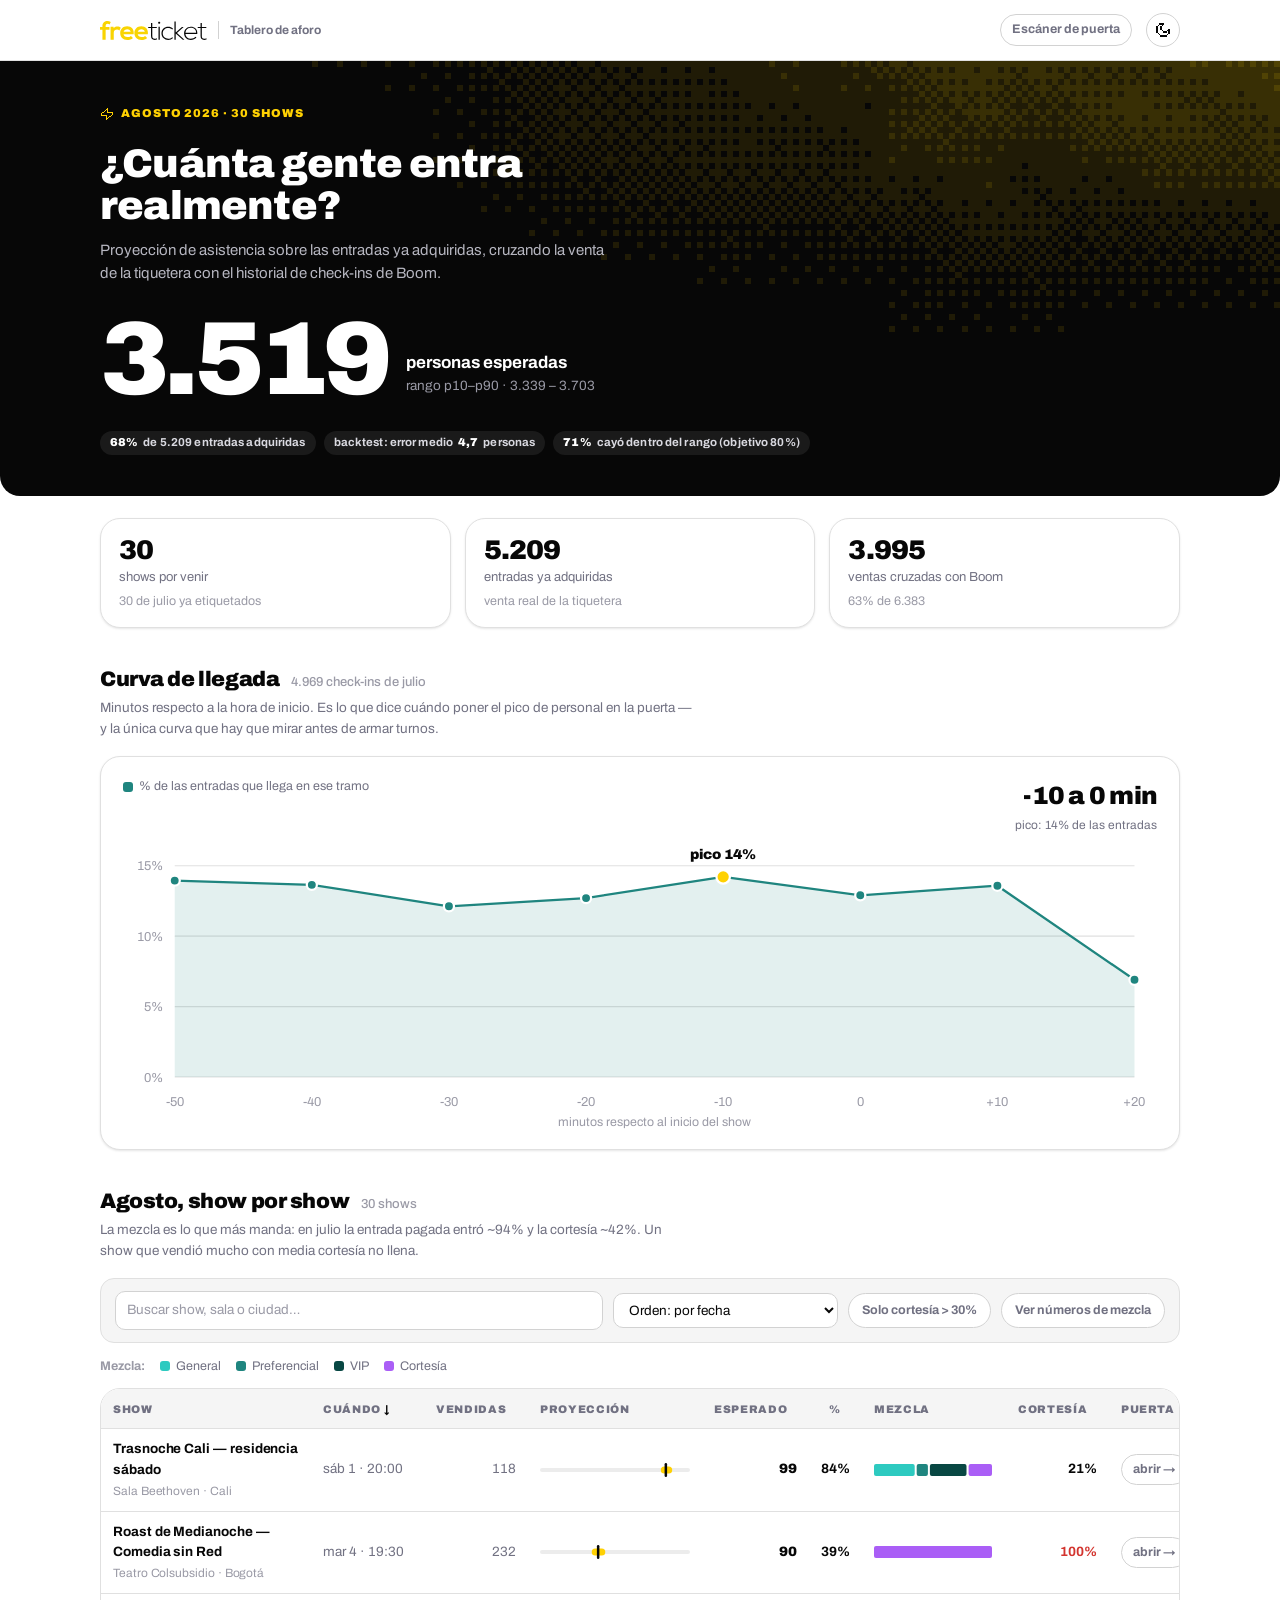
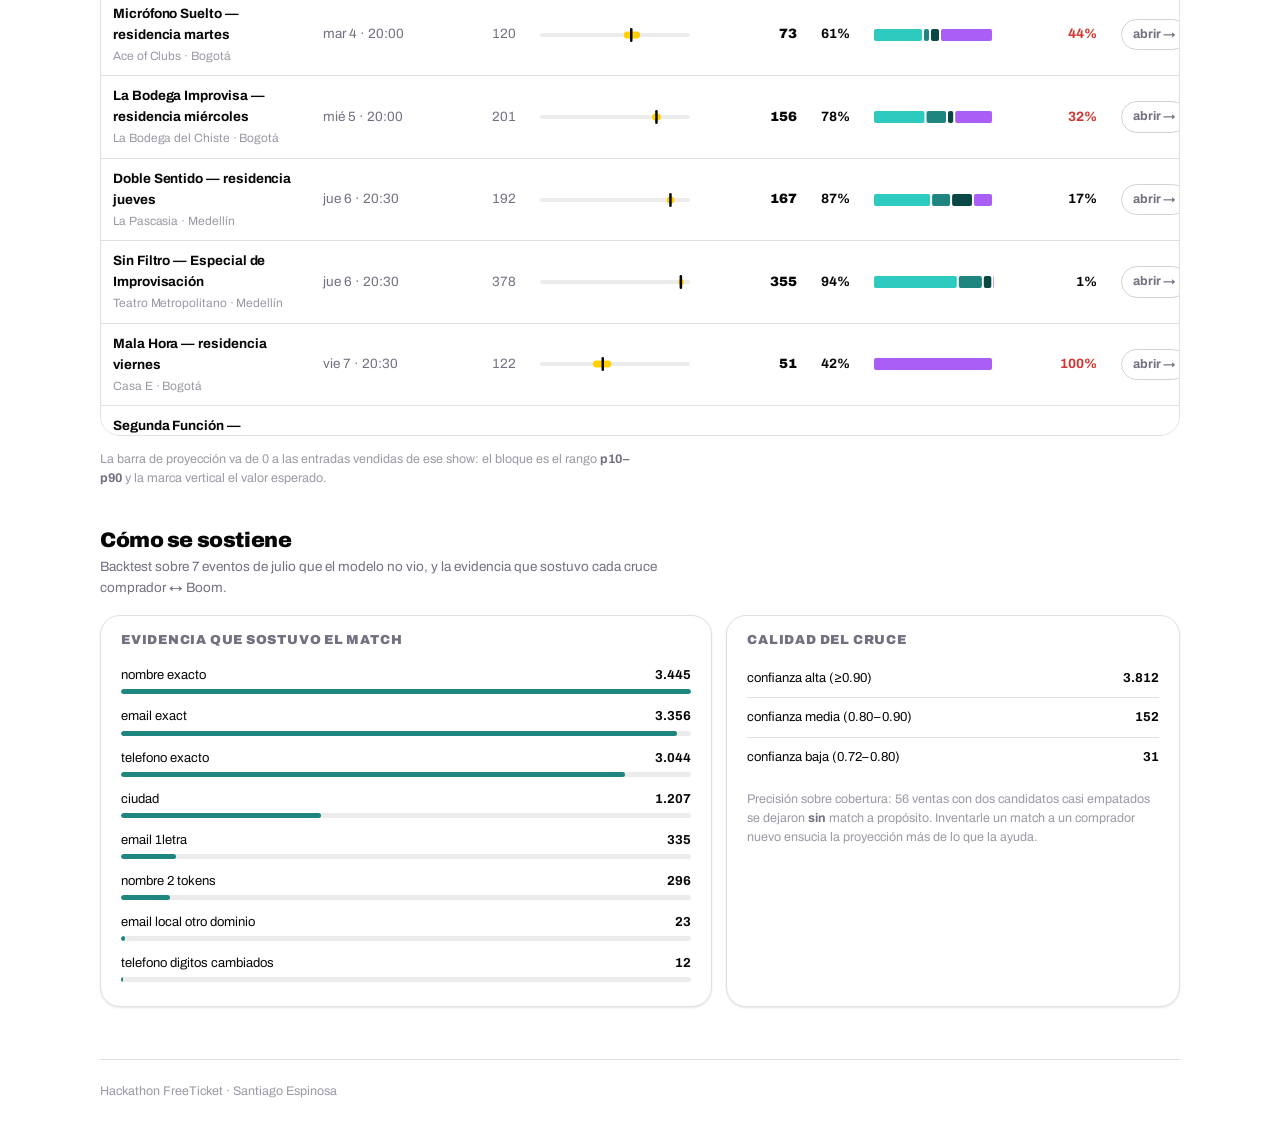
<file: web/index.html>
<!doctype html>
<html lang="es">
<meta charset="utf-8">
<meta name="viewport" content="width=device-width, initial-scale=1">
<title>FreeTicket — ¿cuánta gente entra realmente?</title>
<meta name="description" content="Proyección de asistencia para los 30 shows de agosto de FreeTicket, sobre las entradas ya adquiridas.">
<meta name="theme-color" content="#ffd102">
<link rel="icon" href="favicon.svg" type="image/svg+xml">
<link rel="icon" href="favicon-32.png" sizes="32x32" type="image/png">
<link rel="apple-touch-icon" href="apple-icon.png" sizes="180x180">
<link rel="preconnect" href="https://fonts.googleapis.com">
<link rel="preconnect" href="https://fonts.gstatic.com" crossorigin>
<link rel="stylesheet" href="https://fonts.googleapis.com/css2?family=Archivo:wght@400..900&display=swap">
<link rel="stylesheet" href="ft.css">
<script>
  // Marca que hay JS antes del primer pintado: sin esto, .reveal no esconde nada
  // y el tablero se lee igual aunque el script falle.
  document.documentElement.classList.add('js');
  // Tema guardado, aplicado antes de pintar para que no haya destello.
  try { var _t = localStorage.getItem('ft_theme'); if (_t) document.documentElement.dataset.theme = _t; } catch (e) {}
</script>

<style>
  .shell { max-width: 1120px; margin: 0 auto; padding: 0 20px; }

  /* ---------- barra superior ---------- */
  .topbar {
    position: sticky; top: 0; z-index: 30;
    background: color-mix(in srgb, var(--bg) 88%, transparent);
    backdrop-filter: saturate(180%) blur(12px);
    border-bottom: 1px solid var(--border);
  }
  .topbar .shell { display: flex; align-items: center; gap: 14px; height: 60px; }
  .brand { display: flex; align-items: center; gap: 11px; text-decoration: none; }
  .brand svg { height: 19px; width: auto; display: block; }
  .brand .tag {
    font-size: 12px; font-weight: 700; color: var(--ink-2);
    padding-left: 11px; border-left: 1px solid var(--border-2); white-space: nowrap;
  }
  .topbar .sp { flex: 1; }
  .iconbtn {
    display: grid; place-items: center; width: 34px; height: 34px; flex: none;
    border-radius: var(--r-pill); border: 1px solid var(--border-2);
    background: var(--surface); color: var(--ink); cursor: pointer;
    transition: background .18s var(--ease);
  }
  .iconbtn:hover { background: var(--surface-2); }
  .iconbtn svg { width: 16px; height: 16px; }
  :root[data-theme="dark"] .sun, :root:not([data-theme="light"]) .sun { display: none; }
  .moon { display: none; }
  :root[data-theme="dark"] .moon, :root:not([data-theme="light"]) .moon { display: block; }
  @media (prefers-color-scheme: dark) {
    :root:not([data-theme="light"]) .sun { display: none; }
    :root:not([data-theme="light"]) .moon { display: block; }
    :root[data-theme="light"] .sun { display: block; }
    :root[data-theme="light"] .moon { display: none; }
  }

  /* ---------- hero ---------- */
  /* En claro es la banda negra de la marca. En oscuro el fondo ya es negro,
     así que se eleva un paso para no desaparecer contra la página. */
  .hero {
    background: var(--hero-bg, #070707); color: #fff;
    border-radius: 0 0 var(--r-lg) var(--r-lg);
    border-bottom: 1px solid var(--hero-line, transparent);
    position: relative; overflow: hidden;
  }
  :root[data-theme="dark"] { --hero-bg: #101010; --hero-line: #262626; }
  @media (prefers-color-scheme: dark) {
    :root:not([data-theme="light"]) { --hero-bg: #101010; --hero-line: #262626; }
  }
  /* Si no hay WebGL, queda el halo estático de siempre. */
  .hero.no-gl::after {
    content: ''; position: absolute; right: -8%; top: -60%;
    width: 46%; aspect-ratio: 1; border-radius: 50%;
    background: radial-gradient(circle, #ffd10230 0%, transparent 68%);
    pointer-events: none;
  }
  /* El shader se pinta en un buffer diminuto y se escala con
     image-rendering:pixelated — de ahí salen los bloques, no de un filtro. */
  #shader {
    position: absolute; inset: 0; width: 100%; height: 100%;
    display: block; pointer-events: none;
    image-rendering: pixelated; image-rendering: crisp-edges;
  }
  .hero .shell { padding: 44px 20px 40px; position: relative; z-index: 1; }
  .kicker {
    display: inline-flex; align-items: center; gap: 7px; margin-bottom: 20px;
    font-size: 11.5px; font-weight: 900; letter-spacing: .08em; text-transform: uppercase;
    color: var(--ft-yellow);
  }
  .kicker .px { width: 14px; height: 14px; }
  .hero h1 { font-size: clamp(26px, 4.2vw, 40px); max-width: 17ch; color: #fff; }
  .hero .lede { color: #b6b6c0; margin: 12px 0 0; max-width: 56ch; font-size: 15px; }

  .figure { display: flex; align-items: flex-end; gap: 18px; flex-wrap: wrap; margin-top: 30px; }
  .figure .n {
    font-size: clamp(62px, 12vw, 104px); font-weight: 900; line-height: .86;
    letter-spacing: -.045em; color: #fff;
  }
  .figure .side { padding-bottom: 8px; }
  .figure .side .u { font-size: 17px; font-weight: 700; color: #fff; }
  .figure .side .r { font-size: 13.5px; color: #9a9aa6; font-variant-numeric: tabular-nums; }
  .hero .chips { display: flex; gap: 8px; flex-wrap: wrap; margin-top: 26px; }
  .hero .badge { background: #ffffff14; color: #d9d9e0; }
  .hero .badge b { color: #fff; font-weight: 900; }

  /* ---------- tiles secundarios ---------- */
  .tiles { display: grid; grid-template-columns: repeat(3, 1fr); gap: 14px; margin-top: 22px; }
  .tile { padding: 16px 18px; }
  .tile .n { font-size: 27px; font-weight: 900; letter-spacing: -.03em; line-height: 1.15; }
  .tile .l { font-size: 13px; color: var(--ink-2); margin-top: 1px; }
  .tile .r { font-size: 12.5px; color: var(--ink-3); font-variant-numeric: tabular-nums; margin-top: 5px; }

  /* ---------- secciones ---------- */
  section { margin-top: 40px; }
  .head { display: flex; align-items: baseline; gap: 12px; flex-wrap: wrap; margin-bottom: 4px; }
  .head h2 { font-size: 21px; }
  .head .n { font-size: 13px; color: var(--ink-3); font-weight: 500; letter-spacing: 0; }
  .sec-note { color: var(--ink-2); font-size: 13.5px; margin: 6px 0 16px; max-width: 74ch; }
  .foot-note { color: var(--ink-3); font-size: 12.5px; margin: 14px 0 0; max-width: 78ch; }
  .foot-note b { color: var(--ink-2); font-weight: 700; }

  .legend { display: flex; gap: 15px; flex-wrap: wrap; font-size: 12.5px; color: var(--ink-2); }
  .legend span { display: inline-flex; align-items: center; gap: 6px; }
  .legend i { width: 10px; height: 10px; border-radius: 3px; flex: none; }

  /* ---------- curva ---------- */
  .curve-card { padding: 20px 22px 16px; }
  .curve-top { display: flex; justify-content: space-between; align-items: flex-start; gap: 18px; flex-wrap: wrap; margin-bottom: 6px; }
  .peakbox { text-align: right; }
  .peakbox .n { font-size: 25px; font-weight: 900; letter-spacing: -.03em; color: var(--ink); }
  .peakbox .l { font-size: 12px; color: var(--ink-2); }
  #curve svg { display: block; width: 100%; height: auto; overflow: visible; }
  #curve .hit { cursor: crosshair; }

  /* ---------- controles ---------- */
  .controls {
    display: flex; gap: 10px; flex-wrap: wrap; align-items: center;
    margin-bottom: 14px; padding: 12px 14px;
    background: var(--surface-2); border: 1px solid var(--border); border-radius: var(--r-md);
  }
  .controls .grow { flex: 1 1 190px; min-width: 150px; }
  .field {
    font: inherit; font-size: 13.5px; color: var(--ink);
    background: var(--surface); border: 1px solid var(--border-2);
    border-radius: var(--r-sm); padding: 8px 11px; width: 100%;
  }
  .field::placeholder { color: var(--ink-3); }
  select.field { cursor: pointer; }
  .chip {
    font: inherit; font-size: 12.5px; font-weight: 700; cursor: pointer;
    padding: 7px 13px; border-radius: var(--r-pill);
    border: 1px solid var(--border-2); background: var(--surface); color: var(--ink-2);
    transition: all .18s var(--ease); white-space: nowrap;
  }
  .chip:hover { color: var(--ink); }
  .chip[aria-pressed="true"] {
    background: var(--ft-yellow); border-color: var(--ft-yellow);
    color: var(--ft-yellow-ink);
  }

  /* ---------- tabla ---------- */
  /* La tabla es su propio panel con scroll: así la cabecera se queda fija.
     (Con overflow-x en el contenedor, un sticky "respecto al viewport" no
     funciona — se ancla al contenedor, no a la ventana.) */
  .tablewrap {
    overflow: auto; max-height: min(72vh, 780px);
    border: 1px solid var(--border);
    border-radius: var(--r-lg); background: var(--surface);
    overscroll-behavior: contain;
  }
  table { border-collapse: separate; border-spacing: 0; width: 100%; font-size: 13.5px; }
  thead th {
    /* -1px mata el hilo de fila que se cuela por encima al hacer scroll */
    position: sticky; top: -1px; z-index: 5;
    background: var(--surface-2); color: var(--ink-2);
    font-size: 11px; font-weight: 900; text-transform: uppercase; letter-spacing: .06em;
    text-align: left; padding: 12px 12px 11px; white-space: nowrap;
    box-shadow: inset 0 -1px 0 var(--border);
  }
  thead th.s { cursor: pointer; user-select: none; }
  thead th.s:hover { color: var(--ink); }
  thead th .ar { opacity: 0; margin-left: 3px; }
  thead th[aria-sort] .ar { opacity: 1; color: var(--ink); }
  tbody td { padding: 10px 12px; border-bottom: 1px solid var(--border); vertical-align: middle; }
  /* el título manda el alto de fila: se le pone techo para que no crezca a 3 líneas */
  tbody td.ev { min-width: 210px; max-width: 260px; }
  tbody tr:last-child td { border-bottom: 0; }
  tbody tr { transition: background .14s var(--ease); }
  tbody tr:hover { background: var(--surface-2); }
  .num { text-align: right; font-variant-numeric: tabular-nums; white-space: nowrap; }
  .ev { font-weight: 700; letter-spacing: -.005em; }
  .ev .sub { font-weight: 400; color: var(--ink-3); font-size: 12px; margin-top: 1px; }
  .when { color: var(--ink-2); white-space: nowrap; font-variant-numeric: tabular-nums; }
  td svg { display: block; }
  .pct { font-weight: 700; }
  .cort { font-weight: 700; font-variant-numeric: tabular-nums; }
  .cort.hi { color: var(--danger); }
  .door {
    color: var(--ink-2); text-decoration: none; font-size: 12.5px; font-weight: 700;
    white-space: nowrap; padding: 5px 11px; border-radius: var(--r-pill);
    border: 1px solid var(--border-2); display: inline-block;
    transition: all .18s var(--ease);
  }
  .door:hover { background: var(--ft-yellow); border-color: var(--ft-yellow); color: var(--ft-yellow-ink); }
  .mixnum { display: none; }
  body.shownums .mixnum { display: table-cell; }
  .empty { padding: 34px 16px; text-align: center; color: var(--ink-2); }

  /* ---------- método ---------- */
  .method { display: grid; grid-template-columns: 1.35fr 1fr; gap: 14px; }
  .method .card { padding: 18px 20px; }
  .method h3 { font-size: 13px; text-transform: uppercase; letter-spacing: .06em; color: var(--ink-2); margin-bottom: 12px; }
  .ev-row { display: grid; grid-template-columns: 1fr auto; gap: 4px 12px; align-items: center; padding: 6px 0; }
  .ev-row .lbl { font-size: 13px; }
  .ev-row .v { font-size: 13px; font-weight: 700; font-variant-numeric: tabular-nums; }
  .ev-row .track { grid-column: 1 / -1; height: 5px; border-radius: 3px; background: var(--surface-3); overflow: hidden; }
  .ev-row .track > i { display: block; height: 100%; border-radius: 3px; background: var(--series); width: 0; transition: width .7s var(--ease); }
  .conf { display: flex; justify-content: space-between; gap: 10px; padding: 9px 0; border-top: 1px solid var(--border); font-size: 13px; }
  .conf:first-of-type { border-top: 0; }
  .conf b { font-variant-numeric: tabular-nums; }

  footer { margin: 52px 0 40px; padding-top: 22px; border-top: 1px solid var(--border);
           color: var(--ink-3); font-size: 12.5px; display: flex; justify-content: space-between; gap: 14px; flex-wrap: wrap; }
  footer a { color: var(--ink-2); font-weight: 700; }

  @media (max-width: 900px) {
    .method { grid-template-columns: 1fr; }
    .tiles { grid-template-columns: 1fr; }
    /* En móvil no se anida scroll vertical: la página scrollea y ya. */
    .tablewrap { max-height: none; overflow-y: visible; }
    thead th { position: static; }
  }
  @media (max-width: 560px) {
    .hero .shell { padding: 32px 20px 30px; }
    .brand .tag { display: none; }
  }
</style>

<!-- Iconos: Pixelarticons (MIT) — rejilla de 24px, trazos en bloque.
     Van inline como <symbol> para que hereden currentColor sin pedir nada. -->
<svg width="0" height="0" aria-hidden="true" focusable="false" style="position:absolute">
  <symbol id="px-zap" viewBox="0 0 24 24"><path d="M12 1h2v8h8v4h-2v-2h-8V5h-2V3h2V1zM8 7V5h2v2H8zM6 9V7h2v2H6zm-2 2V9h2v2H4zm10 8v2h-2v2h-2v-8H2v-4h2v2h8v6h2zm2-2v2h-2v-2h2zm2-2v2h-2v-2h2zm0 0h2v-2h-2v2z" fill="currentColor"/></symbol>
  <symbol id="px-sun" viewBox="0 0 24 24"><path d="M13 3h-2v2h2V3zm4 2h2v2h-2V5zm-6 6h2v2h-2v-2zm-8 0h2v2H3v-2zm18 0h-2v2h2v-2zM5 5h2v2H5V5zm14 14h-2v-2h2v2zm-8 2h2v-2h-2v2zm-4-2H5v-2h2v2zM9 7h6v2H9V7zm0 8H7V9h2v6zm0 0v2h6v-2h2V9h-2v6H9z" fill="currentColor"/></symbol>
  <symbol id="px-moon" viewBox="0 0 24 24"><path d="M6 2h8v2h-2v2h-2V4H6V2ZM4 6V4h2v2H4Zm0 10H2V6h2v10Zm2 2H4v-2h2v2Zm2 2H6v-2h2v2Zm10 0v2H8v-2h10Zm2-2v2h-2v-2h2Zm-2-4h2v4h2v-8h-2v2h-2v2Zm-6 0v2h6v-2h-6Zm-2-2h2v2h-2v-2Zm0 0V6H8v6h2Z" fill="currentColor"/></symbol>
</svg>

<header class="topbar">
  <div class="shell">
    <a class="brand" href="./" aria-label="FreeTicket — inicio">
      <svg viewBox="0 0 118 21" fill="none" xmlns="http://www.w3.org/2000/svg" role="img">
        <title>FreeTicket</title>
        <path d="M56.3915 2.34184V6.50696H53.293V7.69283H56.3915V16.3993C56.3915 19.205 57.3948 20.9983 60.4934 20.9983C61.4082 20.9983 62.323 20.709 63.2379 20.2753L62.7361 19.1181C61.9984 19.4653 61.2016 19.6966 60.4934 19.6966C58.2211 19.6966 57.8079 18.3373 57.8079 16.3993V7.69283H62.7656V6.50696H57.8079V2.19714L56.3915 2.34184ZM66.1101 6.44916V20.7958H64.6641V6.44916H66.1101ZM64.2509 1.85011C64.2509 3.35424 66.5822 3.35424 66.5822 1.85011C66.5822 0.346058 64.2509 0.346058 64.2509 1.85011ZM79.783 17.8455C78.6026 19.0026 77.009 19.61 75.445 19.61C72.1398 19.61 69.3658 17.4983 69.3658 13.6514C69.3658 9.80446 72.1398 7.69283 75.445 7.69283C77.009 7.69283 78.632 8.24252 79.8125 9.39946L80.7568 8.50282C79.2814 7.08542 77.3631 6.36234 75.445 6.36234C71.2251 6.36234 67.9494 9.13917 67.9494 13.6514C67.9494 18.1636 71.343 20.9405 75.445 20.9405C77.3631 20.9405 79.2814 20.2463 80.7568 18.8L79.783 17.8455ZM82.2716 0.519531V20.7958H83.688V13.7961L91.5082 20.7958H93.3379V20.709L85.1046 13.2464L92.482 6.56484V6.50696H90.5639L83.688 12.7548V0.519531H82.2716ZM100.341 20.9983C102.673 20.9983 105.211 20.0727 106.627 18.2505L105.594 17.4405C104.502 18.8579 102.26 19.61 100.341 19.61C97.3314 19.61 94.705 17.672 94.4099 14.3167H107.542C108.103 8.73417 104.443 6.2756 100.341 6.2756C96.2397 6.2756 92.9345 9.37053 92.9345 13.6514C92.9345 18.1926 96.2397 20.9983 100.341 20.9983ZM94.4099 13.0729C94.7346 9.57311 97.3314 7.57724 100.341 7.57724C103.853 7.57724 106.214 9.54417 106.243 13.0729H94.4099ZM111.152 2.34184V6.50696H108.053V7.69283H111.152V16.3993C111.152 19.205 112.155 20.9983 115.254 20.9983C116.169 20.9983 117.083 20.709 117.998 20.2753L117.497 19.1181C116.759 19.4653 115.962 19.6966 115.254 19.6966C112.982 19.6966 112.568 18.3373 112.568 16.3993V7.69283H117.526V6.50696H112.568V2.19714L111.152 2.34184Z" fill="currentColor"/>
        <path d="M6.24968 20.6234V9.64547H10.4843V6.54613H6.24968V5.59039C6.24968 3.85237 7.18423 3.04135 8.41076 3.04135C9.14086 3.04135 9.84168 3.30214 10.6011 3.79445L11.9152 1.15868C10.7471 0.405432 9.43291 0 8.1771 0C5.28592 0 2.6868 1.76691 2.6868 5.59039V6.54613H0V9.64547H2.6868V20.6234H6.24968ZM11.6483 6.34348V20.6234H15.2112V13.0924C15.2112 10.4565 16.9342 9.47171 18.8033 9.47171C19.9713 9.47171 20.643 9.79027 21.3731 10.3986L22.9794 7.32826C22.1908 6.54612 20.7599 5.96693 19.2705 5.96693C17.8102 5.96693 16.3209 6.22757 15.2112 7.99448L14.9483 6.34348H11.6483ZM37.2559 14.7434C37.8109 8.86349 34.8028 5.90894 29.9842 5.90894C25.3116 5.90894 22.3328 9.03717 22.3328 13.3821C22.3328 17.9586 25.2825 21 30.247 21C32.4374 21 34.9197 20.2469 36.4382 18.6828L34.1604 16.4525C33.3426 17.2924 31.6197 17.7849 30.3055 17.7849C27.7938 17.7849 26.2461 16.5103 26.0124 14.7434H37.2559ZM26.0709 11.818C26.5965 9.96417 28.1735 9.03717 30.101 9.03717C32.1453 9.03717 33.6054 9.96417 33.8391 11.818H26.0709ZM52.9343 14.7434C53.4893 8.86349 50.4812 5.90894 45.6626 5.90894C40.99 5.90894 38.0112 9.03717 38.0112 13.3821C38.0112 17.9586 40.9608 21 45.9254 21C48.1158 21 50.598 20.2469 52.1166 18.6828L49.8388 16.4525C49.0211 17.2924 47.2981 17.7849 45.9839 17.7849C43.4723 17.7849 41.9246 16.5103 41.6908 14.7434H52.9343ZM41.7493 11.818C42.275 9.96417 43.8519 9.03717 45.7794 9.03717C47.8237 9.03717 49.2839 9.96417 49.5176 11.818H41.7493Z" fill="#F9D402"/>
      </svg>
      <span class="tag">Tablero de aforo</span>
    </a>
    <span class="sp"></span>
    <a class="door" href="escaner.html">Escáner de puerta</a>
    <button class="iconbtn" id="theme" aria-label="Cambiar tema" title="Cambiar tema">
      <svg class="sun px" shape-rendering="crispEdges" aria-hidden="true"><use href="#px-sun"/></svg>
      <svg class="moon px" shape-rendering="crispEdges" aria-hidden="true"><use href="#px-moon"/></svg>
    </button>
  </div>
</header>

<main>
  <!-- 1 · La respuesta -->
  <div class="hero" id="hero">
    <canvas id="shader" aria-hidden="true"></canvas>
    <div class="shell">
      <div class="kicker">
        <svg class="px" shape-rendering="crispEdges" aria-hidden="true"><use href="#px-zap"/></svg>
        Agosto 2026 · 30 shows
      </div>
      <h1>¿Cuánta gente entra realmente?</h1>
      <p class="lede">
        Proyección de asistencia sobre las entradas ya adquiridas, cruzando la venta
        de la tiquetera con el historial de check-ins de Boom.
      </p>

      <div class="figure">
        <div class="n pnum" id="hero-n">—</div>
        <div class="side">
          <div class="u">personas esperadas</div>
          <div class="r" id="hero-range">&nbsp;</div>
        </div>
      </div>

      <div class="chips" id="hero-chips"></div>
    </div>
  </div>

  <div class="shell">
    <div class="tiles" id="tiles"></div>

    <!-- 2 · Lo más accionable: cuándo llega la gente -->
    <section class="reveal">
      <div class="head">
        <h2>Curva de llegada</h2>
        <span class="n">4.969 check-ins de julio</span>
      </div>
      <p class="sec-note">
        Minutos respecto a la hora de inicio. Es lo que dice cuándo poner el pico de
        personal en la puerta — y la única curva que hay que mirar antes de armar turnos.
      </p>
      <div class="card curve-card">
        <div class="curve-top">
          <div class="legend">
            <span><i style="background:var(--series)"></i>% de las entradas que llega en ese tramo</span>
          </div>
          <div class="peakbox">
            <div class="n" id="peak-n">—</div>
            <div class="l" id="peak-l">pico de llegada</div>
          </div>
        </div>
        <div id="curve"></div>
      </div>
    </section>

    <!-- 3 · El detalle show por show (proyección + mezcla en UNA tabla) -->
    <section class="reveal">
      <div class="head">
        <h2>Agosto, show por show</h2>
        <span class="n" id="count">—</span>
      </div>
      <p class="sec-note">
        La mezcla es lo que más manda: en julio la entrada pagada entró ~94% y la
        cortesía ~42%. Un show que vendió mucho con media cortesía no llena.
      </p>

      <div class="controls">
        <div class="grow">
          <input class="field" id="q" type="search" placeholder="Buscar show, sala o ciudad…" aria-label="Buscar">
        </div>
        <!-- Toda clave que se pueda ordenar desde la cabecera tiene que existir
             aquí: si no, al hacer clic el select se queda en blanco. -->
        <select class="field" id="sort" style="width:auto" aria-label="Ordenar por">
          <option value="date">Orden: por fecha</option>
          <option value="title">Orden: por nombre</option>
          <option value="sold">Orden: más vendidas</option>
          <option value="expected">Orden: más gente esperada</option>
          <option value="rate">Orden: mayor % de asistencia</option>
          <option value="rate-asc">Orden: menor % de asistencia</option>
          <option value="cortesia">Orden: más cortesía</option>
        </select>
        <button class="chip" id="risk" aria-pressed="false">Solo cortesía &gt; 30%</button>
        <button class="chip" id="nums" aria-pressed="false">Ver números de mezcla</button>
      </div>

      <div class="legend" style="margin-bottom:12px" id="mixleg"></div>

      <div class="tablewrap">
        <table id="fc">
          <thead><tr id="thr"></tr></thead>
          <tbody id="tb"></tbody>
        </table>
      </div>
      <p class="foot-note">
        La barra de proyección va de 0 a las entradas vendidas de ese show: el bloque
        es el rango <b>p10–p90</b> y la marca vertical el valor esperado.
      </p>
    </section>

    <!-- 4 · Método, al final -->
    <section class="reveal">
      <div class="head"><h2>Cómo se sostiene</h2></div>
      <p class="sec-note">
        Backtest sobre 7 eventos de julio que el modelo no vio, y la evidencia que
        sostuvo cada cruce comprador ↔ Boom.
      </p>
      <div class="method">
        <div class="card">
          <h3>Evidencia que sostuvo el match</h3>
          <div id="evid"></div>
        </div>
        <div class="card">
          <h3>Calidad del cruce</h3>
          <div id="conf"></div>
          <p class="foot-note">
            Precisión sobre cobertura: 56 ventas con dos candidatos casi empatados se
            dejaron <b>sin</b> match a propósito. Inventarle un match a un comprador
            nuevo ensucia la proyección más de lo que la ayuda.
          </p>
        </div>
      </div>
    </section>

    <footer>
      <span>Hackathon FreeTicket · Santiago Espinosa</span>
      <span id="gen"></span>
    </footer>
  </div>
</main>

<div class="tip" id="tip" role="status" aria-live="polite"></div>

<script>
// ---------------------------------------------------------------
// tema
// ---------------------------------------------------------------
const root = document.documentElement;
const saved = localStorage.getItem('ft_theme');
if (saved) root.dataset.theme = saved;
else root.removeAttribute('data-theme');          // sigue al sistema
document.getElementById('theme').onclick = () => {
  const dark = getComputedStyle(root).colorScheme === 'dark';
  root.dataset.theme = dark ? 'light' : 'dark';
  localStorage.setItem('ft_theme', root.dataset.theme);
  // No hace falta repintar: los SVG referencian var(--…), no hex resuelto.
};

// ---------------------------------------------------------------
// shader del hero
//
// Campo de ruido con domain warp, cuantizado y tramado (dither ordenado
// de Bayer) en amarillo de marca. Se dibuja en un buffer de ~1/6 de la
// resolución y se estira con image-rendering:pixelated: los bloques son
// píxeles de verdad, no un filtro encima. Sale gratis en rendimiento y
// hace juego con los iconos de 8 bits.
// ---------------------------------------------------------------
(function heroShader() {
  const cv = document.getElementById('shader');
  const hero = document.getElementById('hero');
  if (!cv || !hero) return;

  // preserveDrawingBuffer: en el camino de "un solo fotograma" (reduced-motion)
  // el buffer se limpia tras componer y el hero se quedaría en negro pelado.
  const gl = cv.getContext('webgl', { alpha: true, premultipliedAlpha: true,
                                      antialias: false, depth: false,
                                      preserveDrawingBuffer: true });
  if (!gl) { hero.classList.add('no-gl'); cv.remove(); return; }

  const VERT = 'attribute vec2 p;void main(){gl_Position=vec4(p,0.,1.);}';
  const FRAG = [
    'precision mediump float;',
    'uniform vec2 u_res; uniform float u_time;',
    'float hash(vec2 p){return fract(sin(dot(p,vec2(127.1,311.7)))*43758.5453123);}',
    'float noise(vec2 p){vec2 i=floor(p),f=fract(p);vec2 u=f*f*(3.-2.*f);',
    ' return mix(mix(hash(i),hash(i+vec2(1,0)),u.x),mix(hash(i+vec2(0,1)),hash(i+vec2(1,1)),u.x),u.y);}',
    'float fbm(vec2 p){float v=0.,a=.5;for(int i=0;i<5;i++){v+=a*noise(p);p*=2.02;a*=.5;}return v;}',
    // Bayer 4x4 por la vía recursiva compacta (sin arrays: GLSL ES 1.0)
    'float b2(vec2 a){a=floor(a);return fract(a.x/2.+a.y*a.y*.75);}',
    'float bayer(vec2 a){return b2(a*.5)*.25+b2(a);}',
    'void main(){',
    ' vec2 uv=gl_FragCoord.xy/u_res;',
    ' vec2 p=uv*vec2(u_res.x/u_res.y,1.);',
    ' float t=u_time*.045;',
    ' vec2 q=vec2(fbm(p*1.6+vec2(0.,t)),fbm(p*1.6+vec2(5.2,-t)));',
    ' float n=fbm(p*2.3+q*1.5+vec2(t*.7,t*.2));',
    // la energía vive arriba a la derecha; el titular queda abajo-izquierda
    // el núcleo cae fuera del lienzo: se ve la trama, no un bloque sólido
    ' float glow=pow(clamp(1.-distance(uv,vec2(1.06,1.16))*.92,0.,1.),2.1);',
    // Ganancia contenida: el pico se queda en la zona tramada, así que
    // siempre se ve la retícula en vez de un bloque liso.
    ' float e=clamp(n*glow*2.2-.04,0.,1.);',
    // cuantización tramada a 4 niveles: de ahí el look de 8 bits
    ' float a=floor(e*4.+bayer(gl_FragCoord.xy))/4.;',
    ' a=clamp(a,0.,1.)*.40;',
    ' vec3 col=vec3(1.,.82,.008);',            // #ffd102
    ' gl_FragColor=vec4(col*a,a);',            // premultiplicado
    '}'
  ].join('\n');

  const sh = (type, src) => {
    const s = gl.createShader(type);
    gl.shaderSource(s, src); gl.compileShader(s);
    return gl.getShaderParameter(s, gl.COMPILE_STATUS) ? s : null;
  };
  const vs = sh(gl.VERTEX_SHADER, VERT), fs = sh(gl.FRAGMENT_SHADER, FRAG);
  if (!vs || !fs) { hero.classList.add('no-gl'); cv.remove(); return; }

  const prog = gl.createProgram();
  gl.attachShader(prog, vs); gl.attachShader(prog, fs); gl.linkProgram(prog);
  if (!gl.getProgramParameter(prog, gl.LINK_STATUS)) {
    hero.classList.add('no-gl'); cv.remove(); return;
  }
  gl.useProgram(prog);

  gl.bindBuffer(gl.ARRAY_BUFFER, gl.createBuffer());
  gl.bufferData(gl.ARRAY_BUFFER, new Float32Array([-1,-1, 3,-1, -1,3]), gl.STATIC_DRAW);
  const loc = gl.getAttribLocation(prog, 'p');
  gl.enableVertexAttribArray(loc);
  gl.vertexAttribPointer(loc, 2, gl.FLOAT, false, 0, 0);
  gl.enable(gl.BLEND);
  gl.blendFunc(gl.ONE, gl.ONE_MINUS_SRC_ALPHA);   // premultiplicado

  const uRes = gl.getUniformLocation(prog, 'u_res');
  const uTime = gl.getUniformLocation(prog, 'u_time');

  const PIX = 6;                                   // tamaño del "píxel" en CSS px
  let w = 0, h = 0;
  function resize() {
    const r = hero.getBoundingClientRect();
    const nw = Math.max(1, Math.round(r.width / PIX));
    const nh = Math.max(1, Math.round(r.height / PIX));
    if (nw === w && nh === h) return;
    w = nw; h = nh; cv.width = w; cv.height = h;
    gl.viewport(0, 0, w, h);
    gl.uniform2f(uRes, w, h);
  }

  // Hay que limpiar a mano: con preserveDrawingBuffer el buffer NO se vacía
  // solo, y como se dibuja con blending cada fotograma se sumaría al anterior
  // hasta convertir la esquina en una plancha amarilla.
  gl.clearColor(0, 0, 0, 0);
  const draw = t => {
    gl.clear(gl.COLOR_BUFFER_BIT);
    gl.uniform1f(uTime, t);
    gl.drawArrays(gl.TRIANGLES, 0, 3);
  };

  // se lee aquí y no de la constante de abajo: este bloque corre antes
  if (matchMedia('(prefers-reduced-motion: reduce)').matches) {
    const once = () => { resize(); draw(12.0); };   // un solo fotograma, quieto
    once();
    addEventListener('resize', once, { passive: true });  // pero se repinta al cambiar de tamaño
    return;
  }

  let visible = true, raf = 0, last = 0;
  if ('IntersectionObserver' in window) {
    new IntersectionObserver(([e]) => {
      visible = e.isIntersecting;
      if (visible && !raf) raf = requestAnimationFrame(loop);
    }, { threshold: 0 }).observe(hero);
  }
  addEventListener('resize', resize, { passive: true });

  function loop(now) {
    raf = 0;
    if (!visible) return;                          // fuera de pantalla: no se gasta
    if (now - last > 33) { resize(); draw(now / 1000); last = now; }  // ~30fps basta
    raf = requestAnimationFrame(loop);
  }
  resize();
  raf = requestAnimationFrame(loop);
})();

// ---------------------------------------------------------------
// utilidades
// ---------------------------------------------------------------
const $ = s => document.querySelector(s);
const fmt = n => n.toLocaleString('es-CO');
const DAYS = ['dom','lun','mar','mié','jue','vie','sáb'];
const esc = s => String(s).replace(/[&<>"]/g, c => ({'&':'&amp;','<':'&lt;','>':'&gt;','"':'&quot;'}[c]));
const reduced = matchMedia('(prefers-reduced-motion: reduce)').matches;

function when(iso) {
  const d = new Date(iso);
  return DAYS[d.getUTCDay()] + ' ' + d.getUTCDate() + ' · ' +
         String(d.getUTCHours()).padStart(2, '0') + ':' +
         String(d.getUTCMinutes()).padStart(2, '0');
}

// tooltip
const T = $('#tip');
function tipOn(e, html) {
  T.innerHTML = html; T.classList.add('on');
  const r = T.getBoundingClientRect();
  T.style.left = Math.max(8, Math.min(e.clientX + 14, innerWidth - r.width - 8)) + 'px';
  T.style.top  = Math.max(8, Math.min(e.clientY + 14, innerHeight - r.height - 8)) + 'px';
}
const tipOff = () => T.classList.remove('on');

// entradas en scroll — si el navegador no trae IntersectionObserver,
// se muestra todo de una y listo.
const io = 'IntersectionObserver' in window
  ? new IntersectionObserver(es => es.forEach(x => {
      if (x.isIntersecting) { x.target.classList.add('in'); io.unobserve(x.target); }
    }), { rootMargin: '0px 0px -8% 0px' })
  : { observe: el => el.classList.add('in'), unobserve() {} };
document.querySelectorAll('.reveal').forEach((el, i) => {
  el.style.setProperty('--d', (i * 70) + 'ms'); io.observe(el);
});

// Red de seguridad. El observer es fiable, pero el modo de fallo aquí es
// "el contenido no se ve": si algo quedara sin disparar, esto lo destapa en
// cuanto entra en pantalla. Barrido barato, y se apaga solo al terminar.
(function safetyNet() {
  let t = 0;
  const sweep = () => {
    t = 0;
    const left = document.querySelectorAll('.reveal:not(.in)');
    left.forEach(el => {
      if (el.getBoundingClientRect().top < innerHeight) el.classList.add('in');
    });
    if (!document.querySelector('.reveal:not(.in)')) {
      removeEventListener('scroll', onScroll);
      removeEventListener('resize', onScroll);
    }
  };
  const onScroll = () => { if (!t) t = setTimeout(sweep, 250); };
  addEventListener('scroll', onScroll, { passive: true });
  addEventListener('resize', onScroll, { passive: true });
  addEventListener('load', () => setTimeout(sweep, 800));
})();

// contador del número protagonista
function countUp(el, to) {
  if (reduced) { el.textContent = fmt(to); return; }
  const t0 = performance.now(), dur = 950;
  const step = t => {
    const k = Math.min(1, (t - t0) / dur);
    el.textContent = fmt(Math.round(to * (1 - Math.pow(1 - k, 3))));
    if (k < 1) requestAnimationFrame(step);
  };
  requestAnimationFrame(step);
}

// ---------------------------------------------------------------
// estado
// ---------------------------------------------------------------
let DATA = null, TYPES = [], VIEW = [];
let sortKey = 'date', query = '', onlyRisk = false;
const cortPct = e => e.mix['Cortesía'] / e.sold * 100;
// Columnas visibles ahora mismo (las de mezcla se ocultan). Se cuenta en vez
// de dejar un número a mano, que se desincroniza al tocar la tabla.
const ncols = () => [...document.querySelectorAll('#thr th')]
  .filter(th => getComputedStyle(th).display !== 'none').length || 9;
const tierVar = i => ['var(--tier-1)', 'var(--tier-2)', 'var(--tier-3)', 'var(--cortesia)'][i];

fetch('data.json').then(r => r.json()).then(d => {
  DATA = d; TYPES = d.types;
  const t = d.totales;

  // --- hero ---
  countUp($('#hero-n'), t.esperados);
  $('#hero-range').textContent = 'rango p10–p90 · ' + fmt(t.p10) + ' – ' + fmt(t.p90);
  $('#hero-chips').innerHTML = [
    '<b>' + Math.round(t.esperados / t.entradas * 100) + '%</b> de ' + fmt(t.entradas) + ' entradas adquiridas',
    'backtest: error medio <b>4,7</b> personas',
    '<b>71%</b> cayó dentro del rango (objetivo 80%)'
  ].map(s => '<span class="badge">' + s + '</span>').join('');

  // --- tiles secundarios ---
  $('#tiles').innerHTML = [
    [t.eventos, 'shows por venir', '30 de julio ya etiquetados'],
    [fmt(t.entradas), 'entradas ya adquiridas', 'venta real de la tiquetera'],
    [fmt(d.match.cruzadas), 'ventas cruzadas con Boom',
     Math.round(d.match.cruzadas / d.match.total_ventas * 100) + '% de ' + fmt(d.match.total_ventas)]
  ].map(([n, l, r], i) =>
    '<div class="card tile reveal" style="--d:' + (i * 70) + 'ms"><div class="n">' + n +
    '</div><div class="l">' + l + '</div><div class="r">' + r + '</div></div>').join('');
  document.querySelectorAll('.tile.reveal').forEach(el => io.observe(el));

  // --- leyenda de mezcla (siempre presente: 4 series) ---
  $('#mixleg').innerHTML = '<span class="dim" style="font-weight:700">Mezcla:</span>' +
    TYPES.map((ty, i) => '<span><i style="background:' + tierVar(i) + '"></i>' + esc(ty) + '</span>').join('');

  // --- cabecera de la tabla ---
  const cols = [
    ['Show', '', 'title'], ['Cuándo', '', 'date'], ['Vendidas', 'num', 'sold'],
    ['Proyección', '', ''], ['Esperado', 'num', 'expected'], ['%', 'num', 'rate'],
    ['Mezcla', '', ''],
    ...TYPES.map(ty => [ty, 'num mixnum', '']),
    ['Cortesía', 'num', 'cortesia'], ['Puerta', '', '']
  ];
  $('#thr').innerHTML = cols.map(([l, c, k]) =>
    '<th class="' + c + (k ? ' s' : '') + '"' + (k ? ' data-k="' + k + '" tabindex="0" role="button"' : '') +
    '>' + esc(l) + (k ? '<span class="ar">↓</span>' : '') + '</th>').join('');
  $('#thr').querySelectorAll('th.s').forEach(th => {
    const go = () => { sortKey = th.dataset.k === sortKey && sortKey === 'rate' ? 'rate-asc' : th.dataset.k;
                       $('#sort').value = sortKey; paintTable(); };
    th.onclick = go;
    th.onkeydown = e => { if (e.key === 'Enter' || e.key === ' ') { e.preventDefault(); go(); } };
  });

  // --- método ---
  const ev = Object.entries(d.match.evidencia).slice(0, 8);
  const maxE = Math.max(...ev.map(x => x[1]));
  $('#evid').innerHTML = ev.map(([k, v]) =>
    '<div class="ev-row"><span class="lbl">' + esc(k.replace(/_/g, ' ')) + '</span>' +
    '<span class="v">' + fmt(v) + '</span>' +
    '<span class="track"><i data-w="' + (v / maxE * 100) + '"></i></span></div>').join('');
  $('#conf').innerHTML = Object.entries(d.match.por_confianza).map(([k, v]) =>
    '<div class="conf"><span>confianza ' + esc(k) + '</span><b>' + fmt(v) + '</b></div>').join('');
  const grow = el => el.querySelectorAll('.ev-row .track > i').forEach(i => i.style.width = i.dataset.w + '%');
  if ('IntersectionObserver' in window) {
    const mio = new IntersectionObserver(es => es.forEach(x => {
      if (!x.isIntersecting) return;
      grow(x.target); mio.unobserve(x.target);
    }), { rootMargin: '0px 0px -10% 0px' });
    mio.observe($('#evid'));
  } else grow($('#evid'));

  if (d.generado) $('#gen').textContent = 'Generado ' + d.generado;

  drawCurve(d.curve);
  paintTable();
}).catch(() => {
  $('#tb').innerHTML = '<tr><td colspan="' + ncols() + '" class="empty">No se pudo cargar <code>data.json</code>.</td></tr>';
});

// ---------------------------------------------------------------
// controles
// ---------------------------------------------------------------
$('#q').oninput = e => { query = e.target.value.toLowerCase().trim(); paintTable(); };
$('#sort').onchange = e => { sortKey = e.target.value; paintTable(); };
$('#risk').onclick = e => {
  onlyRisk = !onlyRisk;
  e.currentTarget.setAttribute('aria-pressed', String(onlyRisk));
  paintTable();
};
$('#nums').onclick = e => {
  const on = !document.body.classList.contains('shownums');
  document.body.classList.toggle('shownums', on);
  e.currentTarget.setAttribute('aria-pressed', String(on));
  paintTable();   // cambia el número de columnas visibles: el colspan del
};                // estado vacío tiene que seguirlo

// ---------------------------------------------------------------
// tabla
// ---------------------------------------------------------------
function paintTable() {
  if (!DATA) return;
  const W = 150, MW = 120;

  VIEW = DATA.events.filter(e => {
    if (onlyRisk && cortPct(e) <= 30) return false;
    if (!query) return true;
    return (e.title + ' ' + e.venue + ' ' + e.city).toLowerCase().includes(query);
  });

  const cmp = {
    date:      (a, b) => a.starts_at.localeCompare(b.starts_at),
    title:     (a, b) => a.title.localeCompare(b.title, 'es'),
    sold:      (a, b) => b.sold - a.sold,
    expected:  (a, b) => b.expected - a.expected,
    rate:      (a, b) => b.rate - a.rate,
    'rate-asc':(a, b) => a.rate - b.rate,
    cortesia:  (a, b) => cortPct(b) - cortPct(a),
  }[sortKey] || ((a, b) => 0);
  VIEW = [...VIEW].sort(cmp);

  $('#count').textContent = VIEW.length === DATA.events.length
    ? DATA.events.length + ' shows'
    : VIEW.length + ' de ' + DATA.events.length + ' shows';

  $('#thr').querySelectorAll('th').forEach(th => {
    const k = th.dataset.k;
    if (k && (k === sortKey || (k === 'rate' && sortKey === 'rate-asc'))) {
      th.setAttribute('aria-sort', sortKey === 'rate-asc' ? 'ascending' : 'descending');
      th.querySelector('.ar').textContent = sortKey === 'rate-asc' ? '↑' : '↓';
    } else th.removeAttribute('aria-sort');
  });

  if (!VIEW.length) {
    $('#tb').innerHTML = '<tr><td colspan="' + ncols() + '" class="empty">Ningún show coincide con el filtro.</td></tr>';
    return;
  }

  // Los SVG llevan var(--…) y no hex resuelto: así el gráfico sigue al tema
  // solo (incluido un cambio de tema del sistema) sin repintar nada.
  const TIER = ['var(--tier-1)', 'var(--tier-2)', 'var(--tier-3)', 'var(--cortesia)'];

  $('#tb').innerHTML = VIEW.map(e => {
    const sc = v => v / e.sold * W;
    const cp = cortPct(e);

    // barra de proyección: pista + rango p10–p90 + marca del esperado
    const proj =
      '<svg width="' + W + '" height="16" role="img" aria-label="esperado ' + e.expected +
        ' de ' + e.sold + ' vendidas, rango ' + e.p10 + ' a ' + e.p90 + '">' +
      '<rect x="0" y="6" width="' + W + '" height="4" rx="2" fill="var(--surface-3)"/>' +
      '<rect x="' + sc(e.p10).toFixed(1) + '" y="4.5" width="' + Math.max(sc(e.p90 - e.p10), 3).toFixed(1) +
        '" height="7" rx="3.5" fill="var(--ft-yellow)"/>' +
      '<rect x="' + (sc(e.expected) - 1.25).toFixed(1) + '" y="1" width="2.5" height="14" rx="1.25" fill="var(--ink)"/>' +
      '</svg>';

    // mezcla apilada, 2px de aire entre segmentos
    let x = 0, segs = '';
    TYPES.forEach((ty, i) => {
      const w = e.mix[ty] / e.sold * MW;
      if (w <= 0) return;
      segs += '<rect x="' + x.toFixed(1) + '" y="2" width="' + Math.max(w - 2, 1).toFixed(1) +
              '" height="12" rx="2" fill="' + TIER[i] + '"/>';
      x += w;
    });
    const mix = '<svg width="' + MW + '" height="16" role="img" aria-label="mezcla de tipos de entrada">' + segs + '</svg>';

    const tipProj = '<b>' + esc(e.title) + '</b>esperado <b style="display:inline">' + e.expected +
      '</b> · rango ' + e.p10 + '–' + e.p90 + '<br>de ' + e.sold + ' vendidas · ' + Math.round(e.rate * 100) + '%';
    const tipMix = '<b>' + esc(e.title) + '</b>' + TYPES.map((ty, i) =>
      '<span class="k"><i style="background:' + TIER[i] + '"></i>' +
      esc(ty) + ' · ' + e.mix[ty] + '</span>').join('<br>');

    return '<tr>' +
      // el badge sólo si el título no dice ya "residencia" (casi todos lo dicen)
      '<td class="ev">' + esc(e.title) +
        '<div class="sub">' + esc(e.venue) + ' · ' + esc(e.city) +
        (e.is_residency && !/residencia/i.test(e.title)
          ? ' <span class="badge badge--outline">residencia</span>' : '') +
        '</div></td>' +
      '<td class="when">' + when(e.starts_at) + '</td>' +
      '<td class="num muted">' + e.sold + '</td>' +
      '<td data-tip="' + esc(tipProj).replace(/"/g, '&quot;') + '">' + proj + '</td>' +
      '<td class="num" style="font-weight:900">' + e.expected + '</td>' +
      '<td class="num pct">' + Math.round(e.rate * 100) + '%</td>' +
      '<td data-tip="' + esc(tipMix).replace(/"/g, '&quot;') + '">' + mix + '</td>' +
      TYPES.map(ty => '<td class="num mixnum muted">' + e.mix[ty] + '</td>').join('') +
      '<td class="num cort' + (cp > 30 ? ' hi' : '') + '">' + Math.round(cp) + '%</td>' +
      '<td><a class="door" href="puerta.html#' + e.token + '">abrir →</a></td>' +
      '</tr>';
  }).join('');

  $('#tb').querySelectorAll('[data-tip]').forEach(td => {
    td.addEventListener('mousemove', e => tipOn(e, td.dataset.tip));
    td.addEventListener('mouseleave', tipOff);
  });
}

// ---------------------------------------------------------------
// curva de llegada — serie única, con crosshair
// ---------------------------------------------------------------
function drawCurve(c) {
  const W = 920, H = 250, P = { t: 22, r: 20, b: 40, l: 46 };
  const iw = W - P.l - P.r, ih = H - P.t - P.b;
  // eje redondeado al 5% siguiente: ticks legibles (0/5/10/15) en vez de 0/4/7/11/14
  const raw = Math.max(...c.map(p => p.pct));
  const STEP = 0.05;
  const maxY = Math.ceil(raw / STEP) * STEP;
  const nTicks = Math.round(maxY / STEP);
  const xs = m => P.l + (m - c[0].m) / (c[c.length - 1].m - c[0].m) * iw;
  const ys = v => P.t + ih - v / maxY * ih;

  const line = 'var(--series)', soft = 'var(--series-soft)';
  const grid = 'var(--border)', muted = 'var(--ink-3)', surf = 'var(--surface)';
  const peak = c.reduce((a, b) => b.pct > a.pct ? b : a);

  let g = '', tk = '';
  for (let i = 0; i <= nTicks; i++) {
    const v = maxY * i / nTicks, y = ys(v);
    g += '<line x1="' + P.l + '" x2="' + (W - P.r) + '" y1="' + y + '" y2="' + y +
         '" stroke="' + grid + '" stroke-width="1"/>';
    tk += '<text x="' + (P.l - 10) + '" y="' + (y + 4) + '" text-anchor="end" font-size="11.5" ' +
          'fill="' + muted + '" style="font-variant-numeric:tabular-nums">' + Math.round(v * 100) + '%</text>';
  }
  for (const p of c) {
    tk += '<text x="' + xs(p.m) + '" y="' + (H - 14) + '" text-anchor="middle" font-size="11.5" ' +
          'fill="' + muted + '" style="font-variant-numeric:tabular-nums">' +
          (p.m > 0 ? '+' + p.m : p.m) + '</text>';
  }
  tk += '<text x="' + (P.l + iw / 2) + '" y="' + (H + 4) + '" text-anchor="middle" font-size="11" ' +
        'fill="' + muted + '">minutos respecto al inicio del show</text>';

  const path = c.map((p, i) => (i ? 'L' : 'M') + xs(p.m).toFixed(1) + ' ' + ys(p.pct).toFixed(1)).join(' ');
  const area = path + ' L' + xs(c[c.length - 1].m).toFixed(1) + ' ' + (P.t + ih) +
               ' L' + xs(c[0].m).toFixed(1) + ' ' + (P.t + ih) + ' Z';

  let dots = '';
  for (const p of c) {
    const isPk = p.m === peak.m;
    dots += '<circle cx="' + xs(p.m).toFixed(1) + '" cy="' + ys(p.pct).toFixed(1) + '" r="' + (isPk ? 6 : 4.5) +
            '" fill="' + (isPk ? 'var(--ft-yellow)' : line) + '" stroke="' + surf + '" stroke-width="2"/>';
  }

  document.getElementById('curve').innerHTML =
    '<svg viewBox="0 0 ' + W + ' ' + (H + 10) + '" role="img" aria-label="Curva de llegada: el pico es ' +
      Math.round(peak.pct * 100) + '% de las entradas en el minuto ' + peak.m + '">' +
    g +
    '<path d="' + area + '" fill="' + soft + '"/>' +
    '<path d="' + path + '" fill="none" stroke="' + line + '" stroke-width="2" ' +
      'stroke-linejoin="round" stroke-linecap="round"/>' +
    '<line id="ch" x1="0" x2="0" y1="' + P.t + '" y2="' + (P.t + ih) + '" stroke="var(--border-2)"' +
      ' stroke-width="1" style="opacity:0"/>' +
    dots +
    '<text x="' + xs(peak.m) + '" y="' + (ys(peak.pct) - 16) + '" text-anchor="middle" font-size="12.5" ' +
      'font-weight="900" fill="var(--ink)">pico ' + Math.round(peak.pct * 100) + '%</text>' +
    tk +
    '<rect class="hit" x="' + P.l + '" y="' + P.t + '" width="' + iw + '" height="' + ih + '" fill="transparent"/>' +
    '</svg>';

  $('#peak-n').textContent = (peak.m > 0 ? '+' + peak.m : peak.m) + ' a ' + (peak.m + 10 > 0 ? '+' : '') + (peak.m + 10) + ' min';
  $('#peak-l').textContent = 'pico: ' + Math.round(peak.pct * 100) + '% de las entradas';

  // crosshair sobre el punto más cercano
  const svg = $('#curve svg'), hit = svg.querySelector('.hit'), ch = svg.querySelector('#ch');
  const near = cx => {
    const pt = svg.createSVGPoint(); pt.x = cx; pt.y = 0;
    const lx = pt.matrixTransform(svg.getScreenCTM().inverse()).x;
    return c.reduce((a, b) => Math.abs(xs(b.m) - lx) < Math.abs(xs(a.m) - lx) ? b : a);
  };
  hit.addEventListener('mousemove', e => {
    const p = near(e.clientX);
    ch.setAttribute('x1', xs(p.m)); ch.setAttribute('x2', xs(p.m)); ch.style.opacity = 1;
    tipOn(e, '<b>minuto ' + (p.m > 0 ? '+' + p.m : p.m) + '</b>' +
      Math.round(p.pct * 100) + '% de las entradas · ' + fmt(p.n) + ' personas<br>' +
      Math.round(p.cum * 100) + '% ya adentro');
  });
  hit.addEventListener('mouseleave', () => { ch.style.opacity = 0; tipOff(); });
}
</script>
</html>
</file>
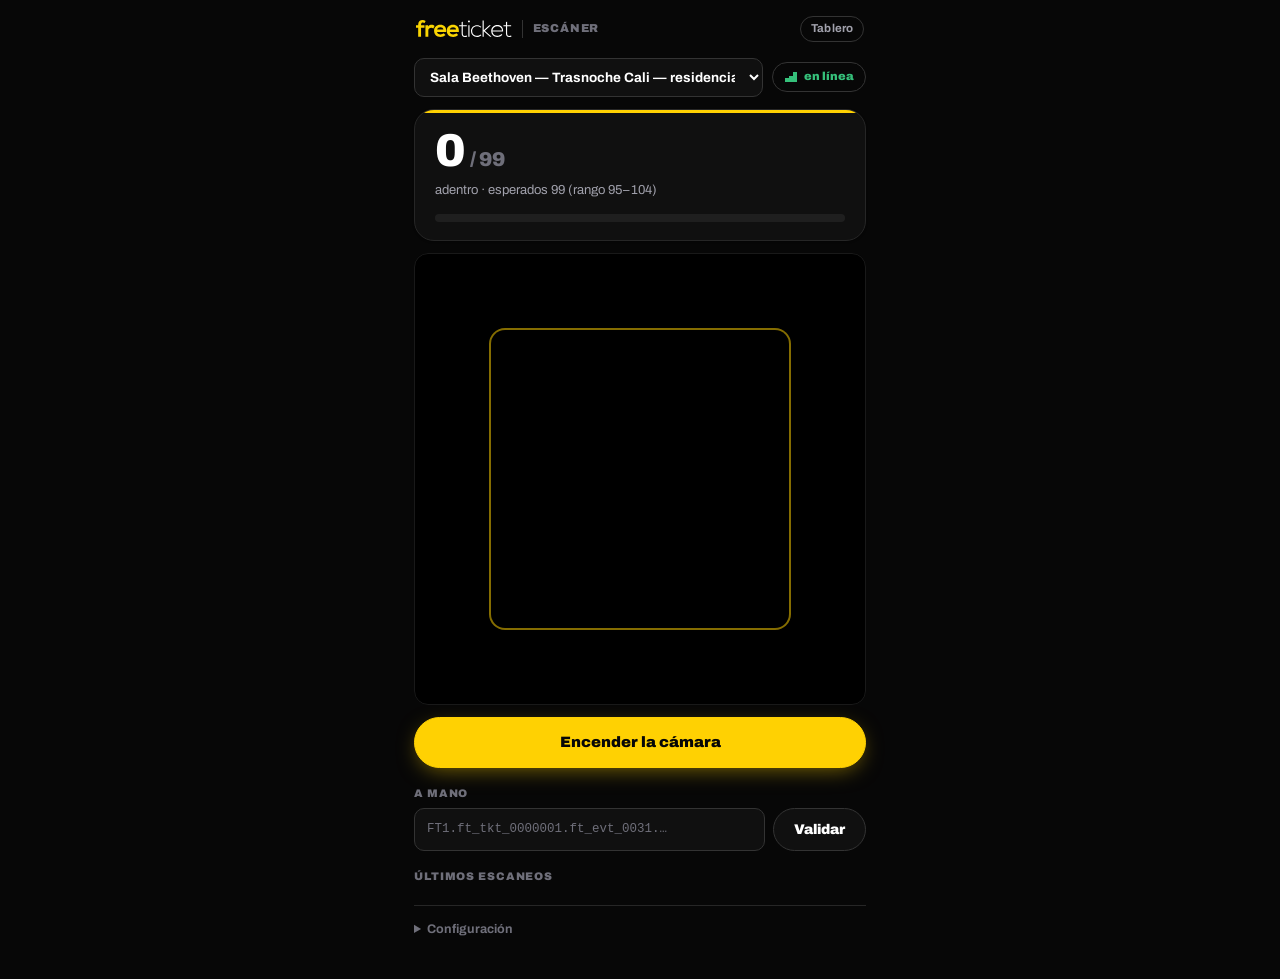
<file: web/escaner.html>
<!doctype html>
<html lang="es" data-theme="dark">
<meta charset="utf-8">
<meta name="viewport" content="width=device-width, initial-scale=1, viewport-fit=cover">
<title>FreeTicket — escáner de puerta</title>
<meta name="theme-color" content="#070707">
<meta name="robots" content="noindex">
<link rel="icon" href="favicon.svg" type="image/svg+xml">
<link rel="icon" href="favicon-32.png" sizes="32x32" type="image/png">
<link rel="apple-touch-icon" href="apple-icon.png" sizes="180x180">
<link rel="preconnect" href="https://fonts.googleapis.com">
<link rel="preconnect" href="https://fonts.gstatic.com" crossorigin>
<link rel="stylesheet" href="https://fonts.googleapis.com/css2?family=Archivo:wght@400..900&display=swap">
<link rel="stylesheet" href="ft.css">

<style>
  /* El escáner vive en oscuro: se usa de noche, en la puerta. */
  body { padding: 0; }
  .wrap { max-width: 480px; margin: 0 auto; padding: 16px 14px calc(40px + env(safe-area-inset-bottom)); }

  .brandbar { display: flex; align-items: center; gap: 10px; margin: 0 2px 16px; }
  .brandbar svg { height: 17px; width: auto; }
  .brandbar .tag {
    font-size: 11.5px; font-weight: 900; letter-spacing: .07em; text-transform: uppercase;
    color: var(--ink-3); padding-left: 10px; border-left: 1px solid var(--border-2);
  }
  .brandbar .sp { flex: 1; }

  .top { display: flex; align-items: center; gap: 9px; margin-bottom: 12px; }
  .top select {
    flex: 1; min-width: 0; font: inherit; font-size: 13.5px; font-weight: 700;
    background: var(--surface); color: var(--ink);
    border: 1px solid var(--border-2); border-radius: var(--r-sm); padding: 10px 11px;
  }
  .net {
    font-size: 11.5px; font-weight: 900; padding: 5px 11px; border-radius: var(--r-pill);
    border: 1px solid var(--border-2); color: var(--ok); white-space: nowrap;
    display: inline-flex; align-items: center; gap: 6px;
  }
  .net .px { width: 14px; height: 14px; }
  .net.off { color: var(--warn); border-color: #ffd10259; }

  .count { padding: 18px 20px; margin-bottom: 12px; --accent-line: var(--ft-yellow); }
  .count .n {
    font-size: 46px; font-weight: 900; line-height: 1; letter-spacing: -.045em;
    font-variant-numeric: proportional-nums;
  }
  .count .n .of { font-size: 20px; color: var(--ink-3); letter-spacing: -.02em; }
  .count .l { color: var(--ink-2); font-size: 13px; margin-top: 6px; }
  .track { height: 8px; border-radius: 4px; background: var(--surface-3); margin-top: 14px; overflow: hidden; }
  .track > div { height: 100%; border-radius: 4px; background: var(--ft-yellow); width: 0;
                 transition: width .45s var(--ease); }

  /* overflow:hidden recorta el velo del retículo al recuadro de la cámara;
     sin esto el box-shadow de 2000px oscurece la página entera. */
  .camwrap { position: relative; margin-bottom: 12px; overflow: hidden; border-radius: var(--r-md); }
  #cam { width: 100%; aspect-ratio: 1; object-fit: cover; background: #000;
         border-radius: var(--r-md); display: block; border: 1px solid var(--border); }
  .reticle {
    position: absolute; inset: 17%; border-radius: var(--r-md); pointer-events: none;
    box-shadow: 0 0 0 2px #ffd10285, 0 0 0 2000px #00000059;
  }
  .flash { position: absolute; inset: 0; border-radius: var(--r-md); opacity: 0;
           pointer-events: none; transition: opacity .18s var(--ease); }
  .flash.on { opacity: .5; }

  .row { display: flex; gap: 8px; margin-bottom: 12px; }
  .row input {
    flex: 1; min-width: 0; font: inherit; background: var(--surface); color: var(--ink);
    border: 1px solid var(--border-2); border-radius: var(--r-sm); padding: 11px 12px;
    font-family: ui-monospace, SFMono-Regular, Menlo, monospace; font-size: 12.5px;
  }
  .row input::placeholder { color: var(--ink-3); }
  .btn--wide { width: 100%; padding: 13px 20px; font-size: 15px; }

  .banner {
    border-radius: var(--r-md); padding: 15px 17px; margin-bottom: 12px;
    font-weight: 900; font-size: 17px; letter-spacing: -.02em; display: none;
    align-items: center; gap: 12px;
  }
  .banner.show { display: flex; }
  /* 1:1 con la rejilla de 24 del icono: los bloques quedan exactos */
  .banner .ic { width: 24px; height: 24px; flex: none; transform: scale(1.35); margin: 0 5px; }
  .banner .s { font-weight: 500; font-size: 13px; letter-spacing: 0; opacity: .92; margin-top: 1px; }
  .b-ok  { background: var(--ok);   color: #04140b; }
  .b-dup { background: var(--ft-yellow); color: var(--ft-yellow-ink); }
  .b-bad { background: var(--danger); color: #fff; }

  h2 { font-size: 11px; text-transform: uppercase; letter-spacing: .08em;
       color: var(--ink-3); margin: 20px 0 8px; }
  ul { list-style: none; margin: 0; padding: 0; }
  li { display: flex; justify-content: space-between; gap: 10px; padding: 10px 2px;
       border-top: 1px solid var(--border); font-size: 13px; }
  li .t { font-family: ui-monospace, SFMono-Regular, Menlo, monospace; color: var(--ink-2); }
  li .r { font-weight: 900; white-space: nowrap; display: inline-flex; align-items: center; gap: 7px; }
  li .r .px { width: 14px; height: 14px; }
  .r-ok { color: var(--ok); } .r-dup { color: var(--warn); }
  .r-bad { color: var(--danger); } .r-q { color: var(--ink-3); }

  .hint { color: var(--ink-3); font-size: 12.5px; margin: 10px 0 0; }
  details { margin-top: 22px; border-top: 1px solid var(--border); padding-top: 14px; }
  summary { color: var(--ink-3); font-size: 12.5px; font-weight: 700; cursor: pointer; }
  details .row { margin-top: 12px; }
  code { font-family: ui-monospace, SFMono-Regular, Menlo, monospace; font-size: .92em;
         background: var(--surface-2); padding: 1px 5px; border-radius: 5px; }
</style>

<!-- Iconos: Pixelarticons (MIT) — rejilla de 24px, trazos en bloque. -->
<svg width="0" height="0" aria-hidden="true" focusable="false" style="position:absolute">
  <symbol id="px-check" viewBox="0 0 24 24"><path d="M18 6h2v2h-2V6zm-2 4V8h2v2h-2zm-2 2v-2h2v2h-2zm-2 2h2v-2h-2v2zm-2 2h2v-2h-2v2zm-2 0v2h2v-2H8zm-2-2h2v2H6v-2zm0 0H4v-2h2v2z" fill="currentColor"/></symbol>
  <symbol id="px-close" viewBox="0 0 24 24"><path d="M5 5h2v2H5V5zm4 4H7V7h2v2zm2 2H9V9h2v2zm2 0h-2v2H9v2H7v2H5v2h2v-2h2v-2h2v-2h2v2h2v2h2v2h2v-2h-2v-2h-2v-2h-2v-2zm2-2v2h-2V9h2zm2-2v2h-2V7h2zm0 0V5h2v2h-2z" fill="currentColor"/></symbol>
  <symbol id="px-reload" viewBox="0 0 24 24"><path d="M16 2h-2v2h2v2H4v2H2v5h2V8h12v2h-2v2h2v-2h2V8h2V6h-2V4h-2V2zM6 20h2v2h2v-2H8v-2h12v-2h2v-5h-2v5H8v-2h2v-2H8v2H6v2H4v2h2v2z" fill="currentColor"/></symbol>
  <symbol id="px-upload" viewBox="0 0 24 24"><path d="M11 5V3h2v2h2v2h2v2h-2V7h-2v10h-2V7H9v2H7V7h2V5h2zM3 15v6h18v-6h-2v4H5v-4H3z" fill="currentColor"/></symbol>
  <symbol id="px-alert" viewBox="0 0 24 24"><path d="M13 1h-2v2H9v2H7v2H5v2H3v2H1v2h2v2h2v2h2v2h2v2h2v2h2v-2h2v-2h2v-2h2v-2h2v-2h2v-2h-2V9h-2V7h-2V5h-2V3h-2V1zm0 2v2h2v2h2v2h2v2h2v2h-2v2h-2v2h-2v2h-2v2h-2v-2H9v-2H7v-2H5v-2H3v-2h2V9h2V7h2V5h2V3h2zm0 4h-2v6h2V7zm0 8h-2v2h2v-2z" fill="currentColor"/></symbol>
  <symbol id="px-signal" viewBox="0 0 24 24"><path d="M16 4h6v16h-6V4ZM2 14h6v6H2v-6Zm13-4H9v10h6V10Z" fill="currentColor"/></symbol>
  <symbol id="px-signal-off" viewBox="0 0 24 24"><path d="M4 2H2v2h2v2H2v2h2V6h2v2h2V6H6V4h2V2H6v2H4V2Zm12 2v16h6V4h-6Zm2 2h2v12h-2V6Zm-9 4v10h6V10H9Zm2 8v-6h2v6h-2Zm-3-4v6H2v-6h6Zm-2 4v-2H4v2h2Z" fill="currentColor"/></symbol>
</svg>

<div class="wrap">
  <div class="brandbar">
    <svg viewBox="0 0 118 21" fill="none" xmlns="http://www.w3.org/2000/svg" role="img">
      <title>FreeTicket</title>
      <path d="M56.3915 2.34184V6.50696H53.293V7.69283H56.3915V16.3993C56.3915 19.205 57.3948 20.9983 60.4934 20.9983C61.4082 20.9983 62.323 20.709 63.2379 20.2753L62.7361 19.1181C61.9984 19.4653 61.2016 19.6966 60.4934 19.6966C58.2211 19.6966 57.8079 18.3373 57.8079 16.3993V7.69283H62.7656V6.50696H57.8079V2.19714L56.3915 2.34184ZM66.1101 6.44916V20.7958H64.6641V6.44916H66.1101ZM64.2509 1.85011C64.2509 3.35424 66.5822 3.35424 66.5822 1.85011C66.5822 0.346058 64.2509 0.346058 64.2509 1.85011ZM79.783 17.8455C78.6026 19.0026 77.009 19.61 75.445 19.61C72.1398 19.61 69.3658 17.4983 69.3658 13.6514C69.3658 9.80446 72.1398 7.69283 75.445 7.69283C77.009 7.69283 78.632 8.24252 79.8125 9.39946L80.7568 8.50282C79.2814 7.08542 77.3631 6.36234 75.445 6.36234C71.2251 6.36234 67.9494 9.13917 67.9494 13.6514C67.9494 18.1636 71.343 20.9405 75.445 20.9405C77.3631 20.9405 79.2814 20.2463 80.7568 18.8L79.783 17.8455ZM82.2716 0.519531V20.7958H83.688V13.7961L91.5082 20.7958H93.3379V20.709L85.1046 13.2464L92.482 6.56484V6.50696H90.5639L83.688 12.7548V0.519531H82.2716ZM100.341 20.9983C102.673 20.9983 105.211 20.0727 106.627 18.2505L105.594 17.4405C104.502 18.8579 102.26 19.61 100.341 19.61C97.3314 19.61 94.705 17.672 94.4099 14.3167H107.542C108.103 8.73417 104.443 6.2756 100.341 6.2756C96.2397 6.2756 92.9345 9.37053 92.9345 13.6514C92.9345 18.1926 96.2397 20.9983 100.341 20.9983ZM94.4099 13.0729C94.7346 9.57311 97.3314 7.57724 100.341 7.57724C103.853 7.57724 106.214 9.54417 106.243 13.0729H94.4099ZM111.152 2.34184V6.50696H108.053V7.69283H111.152V16.3993C111.152 19.205 112.155 20.9983 115.254 20.9983C116.169 20.9983 117.083 20.709 117.998 20.2753L117.497 19.1181C116.759 19.4653 115.962 19.6966 115.254 19.6966C112.982 19.6966 112.568 18.3373 112.568 16.3993V7.69283H117.526V6.50696H112.568V2.19714L111.152 2.34184Z" fill="currentColor"/>
      <path d="M6.24968 20.6234V9.64547H10.4843V6.54613H6.24968V5.59039C6.24968 3.85237 7.18423 3.04135 8.41076 3.04135C9.14086 3.04135 9.84168 3.30214 10.6011 3.79445L11.9152 1.15868C10.7471 0.405432 9.43291 0 8.1771 0C5.28592 0 2.6868 1.76691 2.6868 5.59039V6.54613H0V9.64547H2.6868V20.6234H6.24968ZM11.6483 6.34348V20.6234H15.2112V13.0924C15.2112 10.4565 16.9342 9.47171 18.8033 9.47171C19.9713 9.47171 20.643 9.79027 21.3731 10.3986L22.9794 7.32826C22.1908 6.54612 20.7599 5.96693 19.2705 5.96693C17.8102 5.96693 16.3209 6.22757 15.2112 7.99448L14.9483 6.34348H11.6483ZM37.2559 14.7434C37.8109 8.86349 34.8028 5.90894 29.9842 5.90894C25.3116 5.90894 22.3328 9.03717 22.3328 13.3821C22.3328 17.9586 25.2825 21 30.247 21C32.4374 21 34.9197 20.2469 36.4382 18.6828L34.1604 16.4525C33.3426 17.2924 31.6197 17.7849 30.3055 17.7849C27.7938 17.7849 26.2461 16.5103 26.0124 14.7434H37.2559ZM26.0709 11.818C26.5965 9.96417 28.1735 9.03717 30.101 9.03717C32.1453 9.03717 33.6054 9.96417 33.8391 11.818H26.0709ZM52.9343 14.7434C53.4893 8.86349 50.4812 5.90894 45.6626 5.90894C40.99 5.90894 38.0112 9.03717 38.0112 13.3821C38.0112 17.9586 40.9608 21 45.9254 21C48.1158 21 50.598 20.2469 52.1166 18.6828L49.8388 16.4525C49.0211 17.2924 47.2981 17.7849 45.9839 17.7849C43.4723 17.7849 41.9246 16.5103 41.6908 14.7434H52.9343ZM41.7493 11.818C42.275 9.96417 43.8519 9.03717 45.7794 9.03717C47.8237 9.03717 49.2839 9.96417 49.5176 11.818H41.7493Z" fill="#F9D402"/>
    </svg>
    <span class="tag">Escáner</span>
    <span class="sp"></span>
    <a class="badge badge--outline" href="./" style="text-decoration:none">Tablero</a>
  </div>

  <div class="top">
    <select id="ev" aria-label="Show"></select>
    <span class="net" id="net">en línea</span>
  </div>

  <div class="card count card--accent">
    <div class="n"><span id="in">0</span> <span class="of">/ <span id="exp">–</span></span></div>
    <div class="l" id="lbl">adentro · esperados</div>
    <div class="track"><div id="bar"></div></div>
  </div>

  <div class="banner" id="ban" role="status" aria-live="assertive"></div>

  <div class="camwrap">
    <video id="cam" playsinline muted></video>
    <div class="reticle"></div>
    <div class="flash" id="flash"></div>
  </div>

  <button class="btn btn--primary btn--wide" id="start">Encender la cámara</button>
  <p class="hint" id="camhint"></p>

  <h2>A mano</h2>
  <div class="row">
    <input id="manual" placeholder="FT1.ft_tkt_0000001.ft_evt_0031.…" autocomplete="off" aria-label="Código a mano">
    <button class="btn" id="send">Validar</button>
  </div>

  <h2>Últimos escaneos</h2>
  <ul id="log"></ul>

  <details>
    <summary>Configuración</summary>
    <div class="row">
      <input id="api" placeholder="https://…lambda-url.us-east-1.on.aws/" aria-label="Endpoint del ingest">
      <button class="btn" id="saveapi">Guardar</button>
    </div>
    <p class="hint">Endpoint del ingest. Se guarda en este teléfono. También se puede pasar por <code>?api=</code>.</p>
  </details>
</div>

<script>
const $ = s => document.querySelector(s);
const LS_API = 'ft_api', LS_Q = 'ft_queue', LS_DEV = 'ft_device';

const qs = new URLSearchParams(location.search);
// Endpoint desplegado. Se puede sobreescribir con ?api= o desde
// Configuración, para apuntar al mock local (scripts/mock_ingest.py).
const API_POR_DEFECTO = 'https://1q5q7pqmx9.execute-api.us-east-1.amazonaws.com';
if (qs.get('api')) localStorage.setItem(LS_API, qs.get('api'));
let API = localStorage.getItem(LS_API) || API_POR_DEFECTO;
$('#api').value = API;

let DEVICE = localStorage.getItem(LS_DEV);
if (!DEVICE) { DEVICE = 'puerta-' + Math.random().toString(36).slice(2, 7);
               localStorage.setItem(LS_DEV, DEVICE); }

let queue = JSON.parse(localStorage.getItem(LS_Q) || '[]');
const saveQ = () => localStorage.setItem(LS_Q, JSON.stringify(queue));
const seen = new Set();          // ticket_id que este dispositivo ya dejó entrar
let events = [], current = null, serverCount = null;

// ---------- red ----------
const px = (id, cls) => '<svg class="px ' + (cls || '') +
  '" shape-rendering="crispEdges" aria-hidden="true"><use href="#px-' + id + '"/></svg>';

function net() {
  const on = navigator.onLine;
  const ok = on && !queue.length;
  const txt = on ? (queue.length ? queue.length + ' en cola' : 'en línea') : 'sin señal';
  $('#net').innerHTML = px(ok ? 'signal' : 'signal-off') + '<span>' + txt + '</span>';
  $('#net').className = 'net' + (ok ? '' : ' off');
}
addEventListener('online', () => { net(); flush(); });
addEventListener('offline', net);

// ---------- catálogo de eventos ----------
fetch('data.json').then(r => r.json()).then(d => {
  events = d.events;
  $('#ev').innerHTML = events.map(e =>
    '<option value="' + e.event_id + '">' + e.venue + ' — ' + e.title.slice(0, 34) + '</option>').join('');
  pick(events[0].event_id);
}).catch(() => { $('#ev').innerHTML = '<option>sin data.json</option>'; });

$('#ev').onchange = e => pick(e.target.value);

function pick(id) {
  current = events.find(e => e.event_id === id) || null;
  seen.clear(); serverCount = null;
  render(); refreshAforo();
}

function render() {
  const local = seen.size;
  const n = serverCount !== null ? Math.max(serverCount, local) : local;
  $('#in').textContent = n;
  $('#exp').textContent = current ? current.expected : '–';
  $('#bar').style.width = current ? Math.min(100, n / current.expected * 100) + '%' : '0';
  $('#lbl').textContent = current
    ? 'adentro · esperados ' + current.expected + ' (rango ' + current.p10 + '–' + current.p90 + ')'
    : 'adentro · esperados';
  net();
}

async function refreshAforo() {
  if (!API || !current) return;
  try {
    const r = await fetch(API.replace(/\/$/, '') + '/aforo?event_id=' + current.event_id);
    if (r.ok) { serverCount = (await r.json()).adentro; render(); }
  } catch (e) { /* sin red: se queda con el conteo local */ }
}
setInterval(refreshAforo, 15000);

// ---------- feedback ----------
const CLS = { ok: 'b-ok', duplicado: 'b-dup', ya_recibido: 'b-dup', encolado: 'b-dup' };
const ICO = { ok: 'check', duplicado: 'reload', ya_recibido: 'reload', encolado: 'upload' };
const TXT = {
  ok: ['Adelante', 'entrada válida'],
  duplicado: ['Ya entró', 'este pase se escaneó antes'],
  ya_recibido: ['Ya registrado', 'este escaneo ya estaba en el servidor'],
  firma_invalida: ['No válido', 'el código no está firmado por FreeTicket'],
  evento_equivocado: ['Otro show', 'este pase no es de este evento'],
  expirado: ['Vencido', 'el pase ya caducó'],
  encolado: ['Guardado', 'sin señal — se sube cuando vuelva'],
  sin_scan_id: ['Error', 'escaneo sin identificador'],
};
function banner(result) {
  const [t, s] = TXT[result] || ['Error', result];
  const b = $('#ban');
  b.className = 'banner show ' + (CLS[result] || 'b-bad');
  b.innerHTML = px(ICO[result] || 'close', 'ic') +
                '<span>' + t + '<div class="s">' + s + '</div></span>';
  const f = $('#flash');
  f.style.background = result === 'ok' ? 'var(--ok)' : (CLS[result] ? 'var(--ft-yellow)' : 'var(--danger)');
  f.classList.add('on'); setTimeout(() => f.classList.remove('on'), 180);
  if (navigator.vibrate) navigator.vibrate(result === 'ok' ? 40 : [60, 50, 60]);
  clearTimeout(banner.t); banner.t = setTimeout(() => b.classList.remove('show'), 2600);
}

function logLine(qr, result) {
  const cls = result === 'ok' ? 'r-ok' : (CLS[result] ? 'r-dup' : 'r-bad');
  const tid = (qr || '').split('.')[1] || '—';
  const li = document.createElement('li');
  li.innerHTML = '<span class="t">' + tid + '</span><span class="r ' +
                 (result === 'encolado' ? 'r-q' : cls) + '">' +
                 px(ICO[result] || 'close') + result + '</span>';
  $('#log').prepend(li);
  while ($('#log').children.length > 12) $('#log').lastChild.remove();
}

// ---------- el escaneo ----------
let lastCode = '', lastAt = 0;

async function handle(qr) {
  const now = Date.now();
  if (qr === lastCode && now - lastAt < 3000) return;   // la cámara ve el mismo QR 30 veces
  lastCode = qr; lastAt = now;

  const scan = {
    scan_id: (crypto.randomUUID ? crypto.randomUUID()
              : now + '-' + Math.random().toString(36).slice(2)),
    qr,
    event_id: current ? current.event_id : '',
    scanned_at: new Date().toISOString(),
    device_id: DEVICE,
    gate: 'principal',
    offline: !navigator.onLine,
  };

  // Optimista: la puerta no espera a la red. Si el ticket ya lo dejó pasar
  // este mismo dispositivo, es duplicado sin consultar nada.
  const tid = qr.split('.')[1];
  const localDup = tid && seen.has(tid);
  if (tid && !localDup) seen.add(tid);
  render();

  queue.push(scan); saveQ(); net();

  if (localDup) { banner('duplicado'); logLine(qr, 'duplicado'); flush(); return; }

  const results = await flush();
  const mine = results && results[scan.scan_id];
  const shown = mine || (navigator.onLine && API ? 'ok' : 'encolado');
  banner(shown); logLine(qr, shown);
  if (mine && mine !== 'ok') { if (tid) seen.delete(tid); render(); }
}

let flushing = false;
async function flush() {
  if (flushing || !API || !queue.length || !navigator.onLine) { net(); return null; }
  flushing = true;
  const batch = queue.slice(0, 200);
  try {
    const r = await fetch(API.replace(/\/$/, '') + '/scan', {
      method: 'POST',
      headers: { 'content-type': 'application/json' },
      body: JSON.stringify({ scans: batch }),
    });
    if (!r.ok) throw new Error(r.status);
    const data = await r.json();
    const ids = new Set(batch.map(s => s.scan_id));
    queue = queue.filter(s => !ids.has(s.scan_id));   // idempotente: reenviar no duplica
    saveQ(); net();
    const map = {};
    for (const x of data.resultados || []) map[x.scan_id] = x.result;
    refreshAforo();
    return map;
  } catch (e) {
    net();               // se queda en cola; se reintenta al volver la red
    return null;
  } finally { flushing = false; }
}
setInterval(flush, 8000);

// ---------- cámara ----------
$('#start').onclick = async () => {
  if (!('BarcodeDetector' in window)) {
    $('#camhint').textContent =
      'Este navegador no trae lector de códigos (Safari no lo soporta). ' +
      'Usá Chrome en Android/escritorio, o pegá el código a mano abajo.';
    return;
  }
  try {
    const stream = await navigator.mediaDevices.getUserMedia({
      video: { facingMode: { ideal: 'environment' } }, audio: false });
    const v = $('#cam');
    v.srcObject = stream; await v.play();
    $('#start').textContent = 'Cámara encendida';
    $('#start').disabled = true;
    $('#camhint').textContent = 'Apuntá al QR del pase.';

    const det = new BarcodeDetector({ formats: ['qr_code'] });
    const tick = async () => {
      if (v.readyState === 4) {
        try {
          const codes = await det.detect(v);
          if (codes.length) handle(codes[0].rawValue);
        } catch (e) { /* un frame ilegible no detiene el bucle */ }
      }
      requestAnimationFrame(tick);
    };
    tick();
  } catch (e) {
    $('#camhint').textContent = 'No se pudo abrir la cámara: ' + e.message +
      ' — se puede seguir a mano.';
  }
};

$('#send').onclick = () => {
  const v = $('#manual').value.trim();
  if (v) { handle(v); $('#manual').value = ''; }
};
$('#manual').addEventListener('keydown', e => { if (e.key === 'Enter') $('#send').click(); });

$('#saveapi').onclick = () => {
  API = $('#api').value.trim();
  localStorage.setItem(LS_API, API);
  net(); refreshAforo();
  $('#camhint').textContent = API ? 'Endpoint guardado.' : 'Sin endpoint: modo local.';
};

net(); flush();
</script>
</html>
</file>
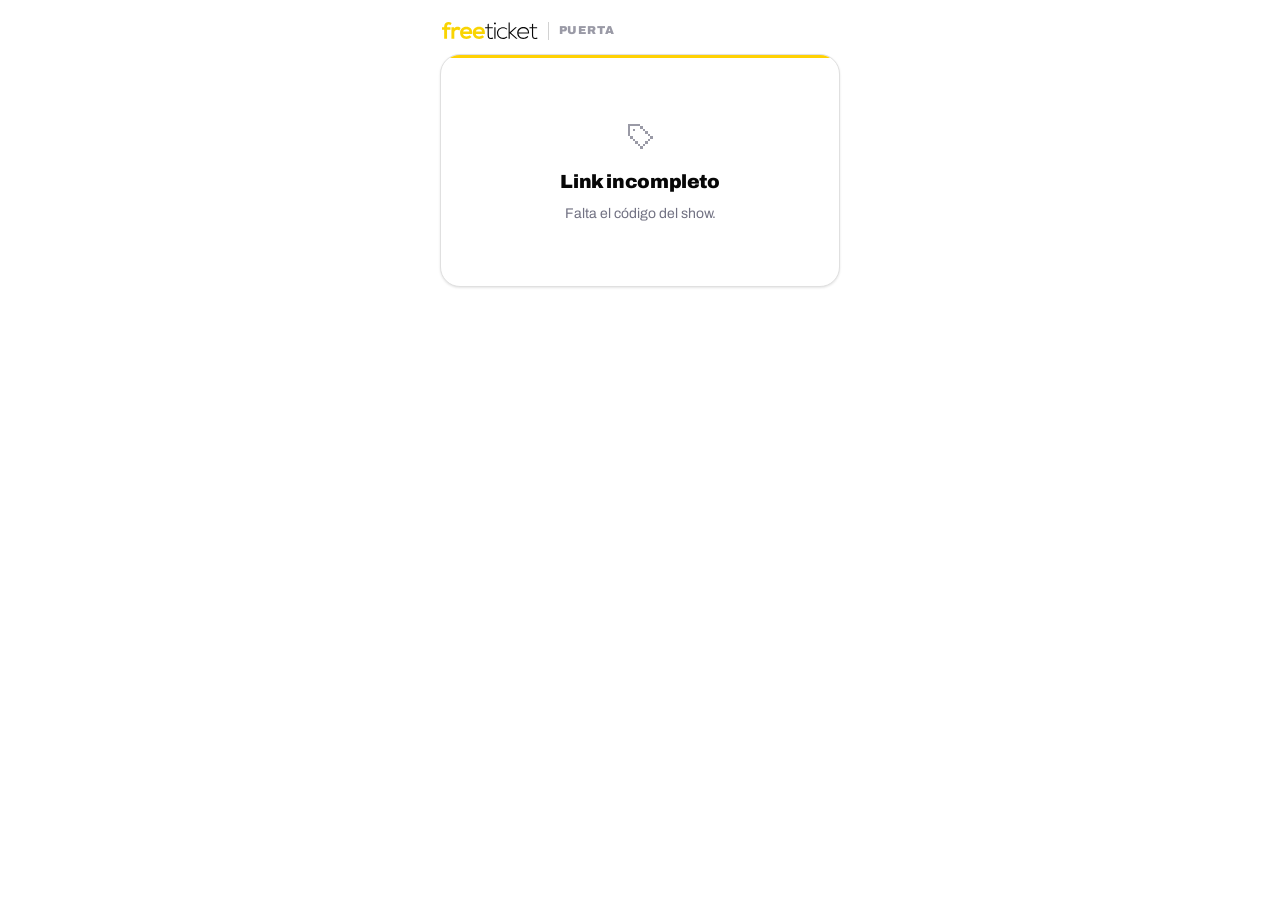
<file: web/puerta.html>
<!doctype html>
<html lang="es">
<meta charset="utf-8">
<meta name="viewport" content="width=device-width, initial-scale=1">
<title>FreeTicket — puerta</title>
<meta name="theme-color" content="#070707">
<meta name="robots" content="noindex">
<link rel="icon" href="favicon.svg" type="image/svg+xml">
<link rel="icon" href="favicon-32.png" sizes="32x32" type="image/png">
<link rel="apple-touch-icon" href="apple-icon.png" sizes="180x180">
<link rel="preconnect" href="https://fonts.googleapis.com">
<link rel="preconnect" href="https://fonts.gstatic.com" crossorigin>
<link rel="stylesheet" href="https://fonts.googleapis.com/css2?family=Archivo:wght@400..900&display=swap">
<link rel="stylesheet" href="ft.css">

<style>
  body { padding: 22px 14px 44px; display: flex; justify-content: center; }
  .sheet { width: 100%; max-width: 400px; }

  .brandbar { display: flex; align-items: center; gap: 10px; margin: 0 2px 14px; }
  .brandbar svg { height: 17px; width: auto; }
  .brandbar .tag {
    font-size: 11.5px; font-weight: 900; letter-spacing: .07em; text-transform: uppercase;
    color: var(--ink-3); padding-left: 10px; border-left: 1px solid var(--border-2);
  }

  .card { padding: 24px 22px 20px; --accent-line: var(--ft-yellow); }

  .venue { font-size: 19px; font-weight: 900; letter-spacing: -.02em; }
  .when { color: var(--ink-2); font-size: 14px; margin-top: 2px; }

  .figure { margin: 26px 0 0; }
  .figure .n {
    font-size: 68px; font-weight: 900; line-height: .88; letter-spacing: -.045em;
    font-variant-numeric: proportional-nums;
  }
  .figure .u { font-size: 15px; font-weight: 700; margin-top: 8px; }
  .figure .r { color: var(--ink-2); font-size: 13.5px; font-variant-numeric: tabular-nums; }

  .bar { height: 10px; border-radius: 5px; background: var(--surface-3);
         margin: 20px 0 8px; position: relative; }
  .bar .band { position: absolute; top: 1.5px; bottom: 1.5px; border-radius: 4px;
               background: var(--ft-yellow); width: 0; transition: width .7s var(--ease); }
  .bar .exp  { position: absolute; top: -2px; bottom: -2px; width: 2.5px; border-radius: 2px;
               background: var(--ink); }
  .of { color: var(--ink-3); font-size: 12.5px; }

  .rows { margin-top: 22px; }
  .row { display: flex; justify-content: space-between; align-items: baseline; gap: 12px;
         padding: 12px 0; border-top: 1px solid var(--border); }
  .row .k { color: var(--ink-2); font-size: 14px; }
  .row .v { font-weight: 900; font-variant-numeric: tabular-nums; white-space: nowrap; }

  .expnote { margin-top: 18px; font-size: 12px; color: var(--ink-3); text-align: center; }
  .actions { margin-top: 16px; display: flex; }
  .actions .btn { width: 100%; }

  .dead { text-align: center; padding: 42px 12px; }
  .dead .px { width: 30px; height: 30px; margin-bottom: 12px; color: var(--ink-3); }
  .dead .t { font-size: 19px; font-weight: 900; letter-spacing: -.02em; margin-bottom: 6px; }
  .dead .s { color: var(--ink-2); font-size: 14px; }
</style>

<!-- Iconos: Pixelarticons (MIT) — rejilla de 24px, trazos en bloque. -->
<svg width="0" height="0" aria-hidden="true" focusable="false" style="position:absolute">
  <symbol id="px-label" viewBox="0 0 24 24"><path d="M12 2H2v10h2v2h2v2h2v2h2v2h2v2h2v-2h2v-2h2v-2h2v-2h2v-2h-2v-2h-2V8h-2V6h-2V4h-2V2zm0 2v2h2v2h2v2h2v2h2v2h-2v2h-2v2h-2v2h-2v-2h-2v-2H8v-2H6v-2H4V4h8zM6 6h2v2H6V6z" fill="currentColor"/></symbol>
  <symbol id="px-alert" viewBox="0 0 24 24"><path d="M13 1h-2v2H9v2H7v2H5v2H3v2H1v2h2v2h2v2h2v2h2v2h2v2h2v-2h2v-2h2v-2h2v-2h2v-2h2v-2h-2V9h-2V7h-2V5h-2V3h-2V1zm0 2v2h2v2h2v2h2v2h2v2h-2v2h-2v2h-2v2h-2v2h-2v-2H9v-2H7v-2H5v-2H3v-2h2V9h2V7h2V5h2V3h2zm0 4h-2v6h2V7zm0 8h-2v2h2v-2z" fill="currentColor"/></symbol>
  <symbol id="px-clock" viewBox="0 0 24 24"><path d="M19 3H5v2H3v14h2v2h14v-2h2V5h-2V3zm0 2v14H5V5h14zm-8 2h2v6h4v2h-6V7z" fill="currentColor"/></symbol>
  <symbol id="px-search" viewBox="0 0 24 24"><path d="M6 2h8v2H6V2zM4 6V4h2v2H4zm0 8H2V6h2v8zm2 2H4v-2h2v2zm8 0v2H6v-2h8zm2-2h-2v2h2v2h2v2h2v2h2v-2h-2v-2h-2v-2h-2v-2zm0-8h2v8h-2V6zm0 0V4h-2v2h2z" fill="currentColor"/></symbol>
  <symbol id="px-signal-off" viewBox="0 0 24 24"><path d="M4 2H2v2h2v2H2v2h2V6h2v2h2V6H6V4h2V2H6v2H4V2Zm12 2v16h6V4h-6Zm2 2h2v12h-2V6Zm-9 4v10h6V10H9Zm2 8v-6h2v6h-2Zm-3-4v6H2v-6h6Zm-2 4v-2H4v2h2Z" fill="currentColor"/></symbol>
</svg>

<div class="sheet">
  <div class="brandbar">
    <svg viewBox="0 0 118 21" fill="none" xmlns="http://www.w3.org/2000/svg" role="img">
      <title>FreeTicket</title>
      <path d="M56.3915 2.34184V6.50696H53.293V7.69283H56.3915V16.3993C56.3915 19.205 57.3948 20.9983 60.4934 20.9983C61.4082 20.9983 62.323 20.709 63.2379 20.2753L62.7361 19.1181C61.9984 19.4653 61.2016 19.6966 60.4934 19.6966C58.2211 19.6966 57.8079 18.3373 57.8079 16.3993V7.69283H62.7656V6.50696H57.8079V2.19714L56.3915 2.34184ZM66.1101 6.44916V20.7958H64.6641V6.44916H66.1101ZM64.2509 1.85011C64.2509 3.35424 66.5822 3.35424 66.5822 1.85011C66.5822 0.346058 64.2509 0.346058 64.2509 1.85011ZM79.783 17.8455C78.6026 19.0026 77.009 19.61 75.445 19.61C72.1398 19.61 69.3658 17.4983 69.3658 13.6514C69.3658 9.80446 72.1398 7.69283 75.445 7.69283C77.009 7.69283 78.632 8.24252 79.8125 9.39946L80.7568 8.50282C79.2814 7.08542 77.3631 6.36234 75.445 6.36234C71.2251 6.36234 67.9494 9.13917 67.9494 13.6514C67.9494 18.1636 71.343 20.9405 75.445 20.9405C77.3631 20.9405 79.2814 20.2463 80.7568 18.8L79.783 17.8455ZM82.2716 0.519531V20.7958H83.688V13.7961L91.5082 20.7958H93.3379V20.709L85.1046 13.2464L92.482 6.56484V6.50696H90.5639L83.688 12.7548V0.519531H82.2716ZM100.341 20.9983C102.673 20.9983 105.211 20.0727 106.627 18.2505L105.594 17.4405C104.502 18.8579 102.26 19.61 100.341 19.61C97.3314 19.61 94.705 17.672 94.4099 14.3167H107.542C108.103 8.73417 104.443 6.2756 100.341 6.2756C96.2397 6.2756 92.9345 9.37053 92.9345 13.6514C92.9345 18.1926 96.2397 20.9983 100.341 20.9983ZM94.4099 13.0729C94.7346 9.57311 97.3314 7.57724 100.341 7.57724C103.853 7.57724 106.214 9.54417 106.243 13.0729H94.4099ZM111.152 2.34184V6.50696H108.053V7.69283H111.152V16.3993C111.152 19.205 112.155 20.9983 115.254 20.9983C116.169 20.9983 117.083 20.709 117.998 20.2753L117.497 19.1181C116.759 19.4653 115.962 19.6966 115.254 19.6966C112.982 19.6966 112.568 18.3373 112.568 16.3993V7.69283H117.526V6.50696H112.568V2.19714L111.152 2.34184Z" fill="currentColor"/>
      <path d="M6.24968 20.6234V9.64547H10.4843V6.54613H6.24968V5.59039C6.24968 3.85237 7.18423 3.04135 8.41076 3.04135C9.14086 3.04135 9.84168 3.30214 10.6011 3.79445L11.9152 1.15868C10.7471 0.405432 9.43291 0 8.1771 0C5.28592 0 2.6868 1.76691 2.6868 5.59039V6.54613H0V9.64547H2.6868V20.6234H6.24968ZM11.6483 6.34348V20.6234H15.2112V13.0924C15.2112 10.4565 16.9342 9.47171 18.8033 9.47171C19.9713 9.47171 20.643 9.79027 21.3731 10.3986L22.9794 7.32826C22.1908 6.54612 20.7599 5.96693 19.2705 5.96693C17.8102 5.96693 16.3209 6.22757 15.2112 7.99448L14.9483 6.34348H11.6483ZM37.2559 14.7434C37.8109 8.86349 34.8028 5.90894 29.9842 5.90894C25.3116 5.90894 22.3328 9.03717 22.3328 13.3821C22.3328 17.9586 25.2825 21 30.247 21C32.4374 21 34.9197 20.2469 36.4382 18.6828L34.1604 16.4525C33.3426 17.2924 31.6197 17.7849 30.3055 17.7849C27.7938 17.7849 26.2461 16.5103 26.0124 14.7434H37.2559ZM26.0709 11.818C26.5965 9.96417 28.1735 9.03717 30.101 9.03717C32.1453 9.03717 33.6054 9.96417 33.8391 11.818H26.0709ZM52.9343 14.7434C53.4893 8.86349 50.4812 5.90894 45.6626 5.90894C40.99 5.90894 38.0112 9.03717 38.0112 13.3821C38.0112 17.9586 40.9608 21 45.9254 21C48.1158 21 50.598 20.2469 52.1166 18.6828L49.8388 16.4525C49.0211 17.2924 47.2981 17.7849 45.9839 17.7849C43.4723 17.7849 41.9246 16.5103 41.6908 14.7434H52.9343ZM41.7493 11.818C42.275 9.96417 43.8519 9.03717 45.7794 9.03717C47.8237 9.03717 49.2839 9.96417 49.5176 11.818H41.7493Z" fill="#F9D402"/>
    </svg>
    <span class="tag">Puerta</span>
  </div>

  <div class="card card--accent" id="c">
    <div class="dead"><div class="s">Cargando…</div></div>
  </div>
</div>

<script>
const DAYS = ['domingo','lunes','martes','miércoles','jueves','viernes','sábado'];
const esc = s => String(s).replace(/[&<>"]/g, c => ({'&':'&amp;','<':'&lt;','>':'&gt;','"':'&quot;'}[c]));
const dead = (i, t, s) => document.getElementById('c').innerHTML =
  '<div class="dead"><svg class="px" shape-rendering="crispEdges" aria-hidden="true">' +
  '<use href="#px-' + i + '"/></svg>' +
  '<div class="t">' + t + '</div><div class="s">' + s + '</div></div>';

function decode(tok) {
  try {
    const pad = tok + '='.repeat((4 - tok.length % 4) % 4);
    const raw = atob(pad.replace(/-/g, '+').replace(/_/g, '/'));
    const [event_id, exp] = raw.split('|');
    return { event_id, exp: +exp };
  } catch (e) { return null; }
}

// Todo el render cuelga del hash y se hace una sola vez. Si el hash cambia
// sin recargar (otro link de puerta pegado en la misma pestaña) la tarjeta
// se quedaría mostrando el show anterior.
addEventListener('hashchange', () => location.reload());

const tok = location.hash.slice(1);
if (!tok) dead('label', 'Link incompleto', 'Falta el código del show.');
else {
  const t = decode(tok);
  if (!t) dead('alert', 'Link inválido', 'Este código no se puede leer.');
  else if (Date.now() / 1000 > t.exp)
    dead('clock', 'Este link ya caducó', 'Valía hasta 3 horas después del show. Pedí uno nuevo.');
  else fetch('data.json').then(r => r.json()).then(d => {
    const e = d.events.find(x => x.event_id === t.event_id);
    if (!e) return dead('search', 'Show no encontrado', 'El código apunta a un show que no está.');

    const dt = new Date(e.starts_at), expd = new Date(t.exp * 1000);
    // Mismo huso que la hora del show (que se muestra en UTC): si una va
    // en local y la otra en UTC, el link parece caducar antes del show.
    const hm = x => String(x.getUTCHours()).padStart(2, '0') + ':' + String(x.getUTCMinutes()).padStart(2, '0');
    const sg = v => v > 0 ? '+' + v : String(v);
    const pk = e.peak_min;
    // El porcentaje del decil pico, medido sobre los check-ins de julio,
    // no un 25% inventado que contradice la curva del tablero.
    const arrivals = Math.round(e.expected * (e.peak_pct || 0.25));

    document.getElementById('c').innerHTML =
      '<div class="venue">' + esc(e.venue) + '</div>' +
      '<div class="when">' + DAYS[dt.getUTCDay()] + ' ' + dt.getUTCDate() + ' · ' +
        String(dt.getUTCHours()).padStart(2, '0') + ':' +
        String(dt.getUTCMinutes()).padStart(2, '0') + ' · ' + esc(e.title) + '</div>' +

      '<div class="figure">' +
        '<div class="n">' + e.expected + '</div>' +
        '<div class="u">personas esperadas</div>' +
        '<div class="r">rango p10–p90 · ' + e.p10 + ' a ' + e.p90 + '</div>' +
      '</div>' +

      '<div class="bar">' +
        '<div class="band" data-w="' + ((e.p90 - e.p10) / e.sold * 100) +
          '" style="left:' + (e.p10 / e.sold * 100) + '%"></div>' +
        '<div class="exp" style="left:calc(' + (e.expected / e.sold * 100) + '% - 1.25px)"></div>' +
      '</div>' +
      '<div class="of">de ' + e.sold + ' entradas vendidas · ' +
        Math.round(e.rate * 100) + '% proyectado de asistencia</div>' +

      '<div class="rows">' +
        '<div class="row"><span class="k">Pico de llegada</span><span class="v">' +
          sg(pk) + ' a ' + sg(pk + 10) + ' min</span></div>' +
        '<div class="row"><span class="k">En ese pico entran</span><span class="v">~' + arrivals + '</span></div>' +
        '<div class="row"><span class="k">Sugerido en puerta</span><span class="v">' + e.staff + ' personas</span></div>' +
      '</div>' +

      '<div class="actions"><a class="btn btn--primary" href="escaner.html">Abrir el escáner</a></div>' +
      '<div class="expnote">Este link caduca a las ' + hm(expd) + '.</div>';

    requestAnimationFrame(() => {
      const b = document.querySelector('.bar .band');
      if (b) b.style.width = b.dataset.w + '%';
    });
  }).catch(() => dead('signal-off', 'Sin conexión', 'No se pudo cargar la proyección.'));
}
</script>
</html>
</file>
<file: web/ft.css>
/* ============================================================
   FreeTicket — sistema de diseño del tablero
   Tokens tomados de appfreeticket.com (marca) + paleta de datos
   validada con el validador de contraste/CVD (ver NOTAS.md).
   ============================================================ */

/* Archivo (la tipografía de la marca) se carga con <link> desde cada página;
   si no llega, cae al stack del sistema sin romper el layout. */

:root {
  color-scheme: light;

  /* --- marca --- */
  --ft-yellow:      #ffd102;
  --ft-yellow-ink:  #070707;
  --ft-teal:        #1ebbb2;
  --ft-purple:      #5615c1;
  --ft-live:        #ff4d2e;

  /* --- superficies / tinta --- */
  --bg:        #ffffff;
  --surface:   #ffffff;
  --surface-2: #f5f5f5;
  --surface-3: #ececec;
  --ink:       #070707;
  --ink-2:     #717182;
  --ink-3:     #9a9aa6;
  --border:    #e0e0e0;
  --border-2:  #d2d2d2;

  /* --- serie de datos: escalera de tipo de entrada (ordinal, hue teal) --- */
  --tier-1: #2dcac0;   /* General      */
  --tier-2: #1f857f;   /* Preferencial */
  --tier-3: #084743;   /* VIP          */
  --cortesia: #aa5ef6; /* Cortesía (categórico, hue purple) */

  /* --- serie única (curva, barras simples) --- */
  --series:      #1f857f;
  --series-soft: #1f857f1f;

  /* --- estado (reservado, nunca como serie) --- */
  --ok:       #12864a;
  --warn:     #a86a00;
  --warn-bg:  #ffd102;
  --danger:   #d3352f;

  /* --- forma --- */
  --r-sm: 10px;
  --r-md: 14px;
  --r-lg: 20px;
  --r-pill: 999px;
  --glow-yellow: 0 6px 22px -6px #ffd10285;
  --shadow-1: 0 1px 2px #0000000d, 0 1px 3px #0000000f;
  --shadow-2: 0 4px 20px -4px #0000001a;

  /* --- movimiento --- */
  --ease: cubic-bezier(.22, 1, .36, 1);
  --dur: .5s;
}

:root[data-theme="dark"] {
  color-scheme: dark;
  --bg:        #070707;
  --surface:   #101010;
  --surface-2: #171717;
  --surface-3: #1f1f1f;
  --ink:       #ffffff;
  --ink-2:     #a1a1ac;
  --ink-3:     #6f6f7a;
  --border:    #262626;
  --border-2:  #333333;

  /* la rampa invierte ancla en oscuro: el énfasis sigue creciendo con el tier */
  --tier-1: #12524e;
  --tier-2: #20a099;
  --tier-3: #3af5ea;
  --cortesia: #8e40d7;

  --series:      #20a099;
  --series-soft: #20a09926;

  --ok:      #35c07a;
  --warn:    #ffd102;
  --danger:  #ff6b5e;
  --shadow-1: 0 1px 2px #00000059;
  --shadow-2: 0 8px 28px -6px #00000080;
}

@media (prefers-color-scheme: dark) {
  :root:not([data-theme="light"]) {
    color-scheme: dark;
    --bg:        #070707;
    --surface:   #101010;
    --surface-2: #171717;
    --surface-3: #1f1f1f;
    --ink:       #ffffff;
    --ink-2:     #a1a1ac;
    --ink-3:     #6f6f7a;
    --border:    #262626;
    --border-2:  #333333;
    --tier-1: #12524e;
    --tier-2: #20a099;
    --tier-3: #3af5ea;
    --cortesia: #8e40d7;
    --series:      #20a099;
    --series-soft: #20a09926;
    --ok:      #35c07a;
    --warn:    #ffd102;
    --danger:  #ff6b5e;
    --shadow-1: 0 1px 2px #00000059;
    --shadow-2: 0 8px 28px -6px #00000080;
  }
}

*, *::before, *::after { box-sizing: border-box; }

body {
  margin: 0;
  background: var(--bg);
  color: var(--ink);
  font-family: Archivo, ui-sans-serif, -apple-system, 'Segoe UI', system-ui, sans-serif;
  font-size: 15px;
  line-height: 1.55;
  -webkit-font-smoothing: antialiased;
  text-rendering: optimizeLegibility;
}

/* La marca usa Archivo Black (900) para todo titular. */
h1, h2, h3, .display {
  font-weight: 900;
  letter-spacing: -0.02em;
  line-height: 1.05;
  margin: 0;
}

a { color: inherit; }

:where(a, button, select, input, summary, [tabindex]):focus-visible {
  outline: 2px solid var(--ft-yellow);
  outline-offset: 2px;
  border-radius: 4px;
}

/* ---------- piezas ---------- */

.card {
  background: var(--surface);
  border: 1px solid var(--border);
  border-radius: var(--r-lg);
  box-shadow: var(--shadow-1);
}

/* Firma de la marca: filete de color arriba de la tarjeta. */
.card--accent { position: relative; overflow: hidden; }
.card--accent::before {
  content: '';
  position: absolute;
  inset: 0 0 auto;
  height: 3px;
  background: var(--accent-line, var(--ft-yellow));
}

.badge {
  display: inline-flex;
  align-items: center;
  gap: 5px;
  font-size: 11.5px;
  font-weight: 700;
  letter-spacing: .01em;
  padding: 3px 10px;
  border-radius: var(--r-pill);
  background: var(--surface-2);
  color: var(--ink-2);
  white-space: nowrap;
  text-decoration: none;
}
.badge--yellow { background: var(--ft-yellow); color: var(--ft-yellow-ink); }
.badge--outline { background: transparent; border: 1px solid var(--border-2); }
.badge--live { background: var(--ft-live); color: #fff; }

.btn {
  display: inline-flex;
  align-items: center;
  justify-content: center;
  gap: 8px;
  font: inherit;
  text-decoration: none;
  font-weight: 900;
  font-size: 14px;
  padding: 10px 20px;
  border-radius: var(--r-pill);
  border: 1px solid var(--border-2);
  background: var(--surface);
  color: var(--ink);
  cursor: pointer;
  transition: background .18s var(--ease), border-color .18s var(--ease),
              transform .18s var(--ease), box-shadow .18s var(--ease);
}
.btn:hover { background: var(--surface-2); }
.btn:active { transform: translateY(1px); }
.btn--primary {
  background: var(--ft-yellow);
  border-color: var(--ft-yellow);
  color: var(--ft-yellow-ink);
  box-shadow: var(--glow-yellow);
}
.btn--primary:hover { background: #ffdb3a; border-color: #ffdb3a; }

/* Iconos de píxel (Pixelarticons). crispEdges + rejilla de 24 = bloques nítidos. */
.px {
  width: 16px; height: 16px; flex: none;
  display: inline-block; vertical-align: -3px;
  shape-rendering: crispEdges;
}

/* números: tabular sólo donde se alinean en columna (tablas, ejes) */
.tnum { font-variant-numeric: tabular-nums; }
/* cifras protagonistas: proporcionales, se ven mejor a tamaño display */
.pnum { font-variant-numeric: proportional-nums; }

.muted { color: var(--ink-2); }
.dim   { color: var(--ink-3); }

/* ---------- movimiento ----------
   Sólo se esconde si el JS está vivo (html.js). Sin JS, o si el
   IntersectionObserver falla, el contenido se ve igual. */
.js .reveal {
  opacity: 0;
  transform: translateY(14px);
  transition: opacity var(--dur) var(--ease), transform var(--dur) var(--ease);
  transition-delay: var(--d, 0ms);
}
.js .reveal.in { opacity: 1; transform: none; }

@media (prefers-reduced-motion: reduce) {
  *, *::before, *::after {
    animation-duration: .001ms !important;
    animation-iteration-count: 1 !important;
    transition-duration: .001ms !important;
    scroll-behavior: auto !important;
  }
  /* Misma especificidad que `.js .reveal`, si no pierde y el contenido
     se queda escondido justo para quien pidió no tener movimiento. */
  .js .reveal, .reveal { opacity: 1 !important; transform: none !important; }
}

/* ---------- tooltip compartido ---------- */
.tip {
  position: fixed;
  z-index: 40;
  pointer-events: none;
  opacity: 0;
  transition: opacity .12s var(--ease);
  background: var(--surface);
  color: var(--ink);
  border: 1px solid var(--border-2);
  border-radius: var(--r-sm);
  padding: 9px 11px;
  font-size: 12.5px;
  line-height: 1.45;
  box-shadow: var(--shadow-2);
  font-variant-numeric: tabular-nums;
  max-width: 260px;
}
.tip.on { opacity: 1; }
.tip b { display: block; font-weight: 900; margin-bottom: 3px; }
.tip .k { display: inline-flex; align-items: center; gap: 6px; }
.tip i { width: 9px; height: 9px; border-radius: 2px; display: inline-block; flex: none; }
</file>
